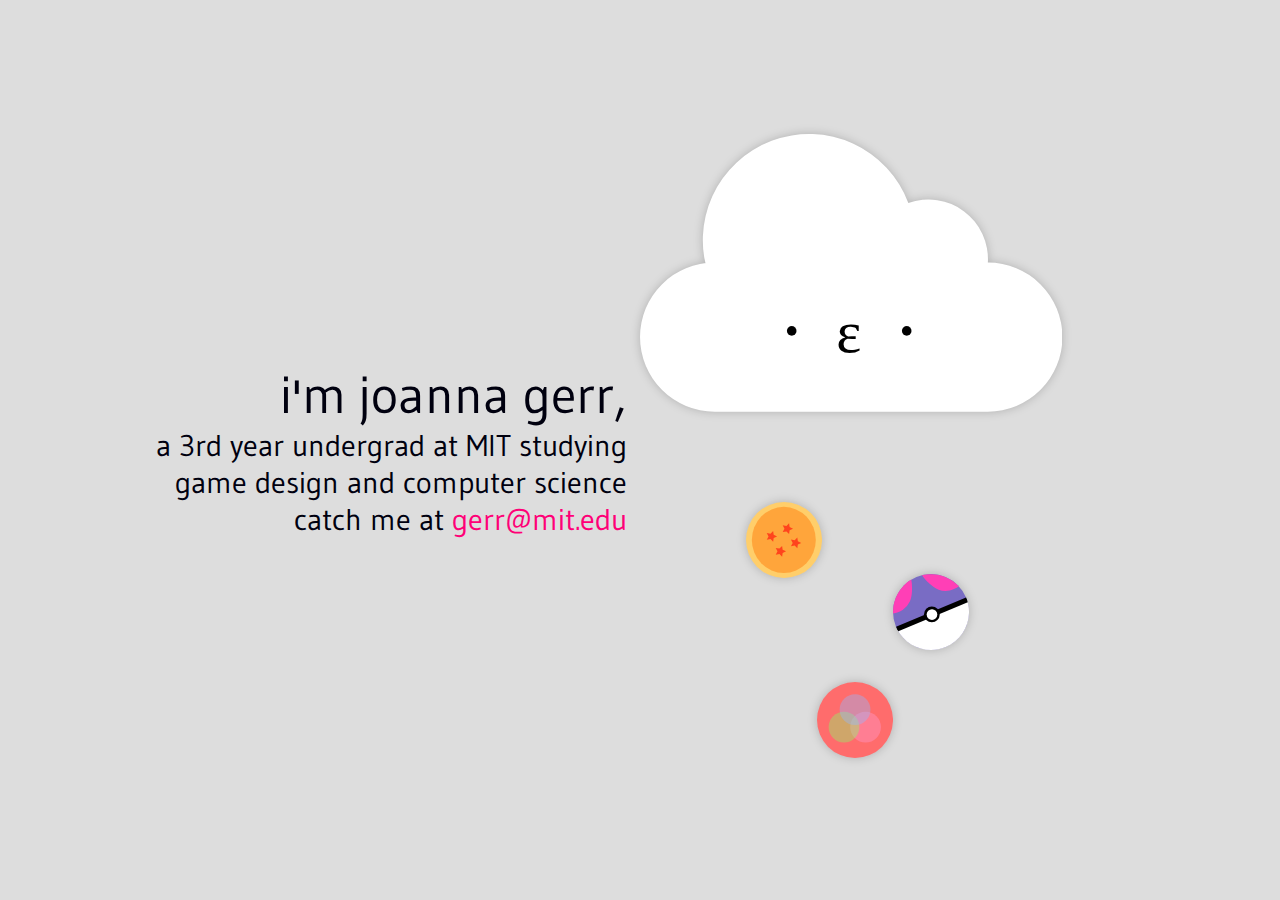
<file: index.html>
<html>
    <head>
        <title>joanna gerr?! </title>
		<link rel="stylesheet" type="text/css" href="style.css">
        <link rel="stylesheet" type="text/css" href="animations.css">
        <link href="https://fonts.googleapis.com/css?family=Gudea|Share" rel="stylesheet">
    </head>

    <body>
        <script src='scripts.js'></script>
        <script src="animejs/anime.min.js"></script>

        <div id=intro class="centerMiddle animated fadeInUp">
            <div id=introTitleBig>
            </div>
            <div id=introTitle>
                i'm joanna gerr,
            </div>
            <div id=introContent>
                a 3rd year undergrad at MIT studying<br>game design and computer science<br>
                catch me at <a href="mailto:gerr@mit.edu">gerr@mit.edu</a>
            </div>

        </div>

        <div id=landing class=centerMiddle>
                <div id=watashi class='animated fadeInDown'> 
                    <svg title='i wonder what happens if you click this?' id='mainCloud' class='cloud shadow animated' viewBox='10 33 85 57'>
                        <path class="animated clickable" onmousedown="shakeIn('mainCloud');changeExpression();"
                                d='M 25,60 
                                a 15,15 1 0,0 0,30 
                                h 55 
                                a 15,15 1 0,0 0,-30 
                                a 12,12 1 0,0 -16,-12 
                                a 20,20 1 0,0 -40,15  
                                z' />
                        
                        <text id='mainExpression' class='face' text-anchor="middle" x="52" y="78">
                                ・ ε ・
                            <!-- ◕‿◕ ´ヮ` ´ ▽ ` ｡•́‿•̀｡ ･д･ ｡• ω •｡ ･ᴗ･  ・ ε ・⁄ ⁄•⁄ω⁄•⁄ ⁄ ´ д `  ╥﹏╥ ＞＿＜; ╬ Ò﹏Ó ¬‿¬ ⊙_⊙  
                                . •́ _ʖ •̀ . ˵◕ω◕˵ •ㅅ•❀  ◉‿◉  ͡ಠ ʖ̯ ͡ಠ ´〇` -->
                        </text>
                    </svg>
                </div>
                <div id=anata class='animated fadeInDown'>
                    <div id=animDroplet class='droplet shadow animated'>
                        <!--<svg class='cloud' viewbox='0 0 100 100'>
                            <circle class='clickable' cx="50" cy="50" r="40" fill="rgb(224, 181, 60)" onmouseover="pulseOut('animDroplet');" onmouseout="pulseIn('animDroplet');" />    
                        </svg>-->
                        <a href='animation.html'>
                            <svg class='cloud' xmlns="http://www.w3.org/2000/svg" viewBox="0 0 496.86 496.86"><defs><style>.cls-7{fill:#ffce6a;}.cls-8{fill:#ff8a1d;opacity:0.6;}.cls-9{fill:#ff441d;}</style></defs><title>animation!</title><g id="yello">
                                <circle class="cls-7 clickable" onmouseover="pulseOut('animDroplet');" onmouseout="pulseIn('animDroplet');" cx="248.43" cy="248.43" r="248.43"/></g><g id="Layer_6" data-name="Layer 6">
                                <ellipse class="cls-8 face" cx="247.18" cy="247.63" rx="209" ry="215.8"/></g><g id="Layer_7" data-name="Layer 7">
                                <polygon class="cls-9 face" points="177.47 260.37 160.14 242.64 135.71 246.86 147.22 224.9 135.65 202.97 160.09 207.13 177.38 189.35 180.97 213.88 203.22 224.83 181 235.83 177.47 260.37"/>
                                <polygon class="cls-9 face" points="236.06 358.02 218.73 340.29 194.3 344.51 205.81 322.55 194.24 300.62 218.68 304.78 235.97 287 239.56 311.53 261.81 322.48 239.59 333.48 236.06 358.02"/>
                                <polygon class="cls-9 face" points="335.46 302.93 318.13 285.19 293.7 289.42 305.21 267.45 293.64 245.52 318.09 249.68 335.37 231.91 338.97 256.44 361.21 267.38 338.99 278.38 335.46 302.93"/>
                                <polygon class="cls-9 face" points="281.63 209.86 264.3 192.13 239.87 196.35 251.38 174.39 239.81 152.46 264.25 156.62 281.54 138.84 285.13 163.38 307.38 174.32 285.16 185.32 281.63 209.86"/></g></svg>
                        </a>
                    </div>
                    
                    <div id=designDroplet class='droplet shadow animated'>
                        <!--<svg class='cloud' viewbox='0 0 100 100'>
                            <circle class='clickable' cx="50" cy="50" r="40" fill="rgb(255, 108, 108)" onmouseover="pulseOut('designDroplet');" onmouseout="pulseIn('designDroplet');" />
                            
                        </svg>-->
                        <a href='design.html'>
                            <svg class='cloud' xmlns="http://www.w3.org/2000/svg" viewBox="0 0 496.86 496.86"><defs><style>.cls-5{fill:#ff6c6c;}.cls-6{fill:#ff8aae;opacity:0.6;}.cls-3{fill:#87ff6a;}.cls-3,.cls-4{opacity:0.4;}.cls-4{fill:#94b8ff;}</style></defs><title>design!</title><g id="pink">
                                <circle class="cls-5 clickable" onmouseover="pulseOut('designDroplet');" onmouseout="pulseIn('designDroplet');" cx="248.43" cy="248.43" r="248.43"/></g><g id="colors"><circle class="cls-6 face" cx="317.53" cy="294.93" r="100.5"/>
                                <circle class="cls-3 face" cx="176.53" cy="294.93" r="100.5"/><circle class="cls-4 face" cx="248.68" cy="180.93" r="100.5"/></g></svg>
                        </a>
                    </div>
                        
                    <div id=gameDroplet class='droplet shadow animated'>
                        <a href='games.html'>
                            <svg  class='cloud' xmlns="http://www.w3.org/2000/svg" viewBox="0 0 497.36 497.04"><defs><style>.cls-1{fill:#796cc4;}.cls-2{fill:#ff3fb6;}.cls-10{fill:#fff;}.cls-11{fill:#000;}</style></defs><title>games!</title><g id="Layer_2_copy_3" data-name="Layer 2 copy 3">
                                <circle class="cls-1 clickable" onmouseover="pulseOut('gameDroplet');" onmouseout="pulseIn('gameDroplet');" cx="248.43" cy="248.43" r="248.43"/></g><g id="Layer_2_copy_2" data-name="Layer 2 copy 2">
                                <path class="cls-2 face" d="M172.7,309.79a125.51,125.51,0,0,0,47.16-55c9.78-22.35,13.38-46.84,14.21-71.07.78-22.62.64-48.78-4.76-72.78-78,47.45-122.58,133.6-118.89,222.46C132.48,329.57,153.85,322,172.7,309.79Z" transform="translate(-109.82 -74.57)"/>
                                <path class="cls-2 face" d="M480.59,182.62a125.44,125.44,0,0,1-72.23-5.22c-22.75-8.8-42.67-23.48-60.46-40-16.61-15.38-35.08-33.91-48.32-54.64,88.64-22,181.19,7.07,241.67,72.28C523,168,502.54,177.85,480.59,182.62Z" transform="translate(-109.82 -74.57)"/></g><g id="Layer_2_copy" data-name="Layer 2 copy">
                                <path class="cls-10 face" d="M136.45,434.1c57.77,116,196.39,168.9,317.77,118.34S635.66,366.2,594,243.5Z" transform="translate(-109.82 -74.57)"/></g><g id="Layer_2" data-name="Layer 2">
                                <path class='cls-11 face' d="M599,259.87q-2.69-10.12-6.24-20.15l-458,190.78q4.59,9.6,9.9,18.63Z" transform="translate(-109.82 -74.57)"/>
                                <path class='cls-11 face' d="M595.57,248.23c-1.79-6.75-5.48-13.19-7.86-19.87l-458,190.78c3.06,6.4,5.74,13.85,9.27,19.87Z" transform="translate(-109.82 -74.57)"/></g><g id="Layer_3" data-name="Layer 3">
                                <circle  class='cls-11 face' cx="254.07" cy="264.25" r="51.5"/>
                                <circle class="cls-10 face" cx="255.12" cy="265.24" r="34.82"/></g></svg>
                        </a>
                        <!--<svg  class='cloud' xmlns="http://www.w3.org/2000/svg" viewBox="0 0 500 500"><defs><style>.cls-1{fill:#796cc4;}.cls-2{fill:#a190ff;}</style></defs><title>blinkyButton</title><g id="Layer_2" data-name="Layer 2">
                            <circle class='cls-1 clickable '  onmouseover="pulseOut('gameDroplet');" onmouseout="pulseIn('gameDroplet');" cx="248.43" cy="248.43" r="248.43"/></g><g id="Layer_1" data-name="Layer 1">
                            <path class="cls-2 face" d="M232.9,454.92H211V434.56H232.9ZM253,392.56H211v42h42ZM503.77,271.33H211V415.88H503.77ZM333.31,392.56H272.65v42h60.66Zm0,20.36h-42v42h42Zm107.34-20.36H380v42h60.67ZM422,412.92H380v42h42ZM503.77,433H481.85v21.92h21.92Zm0-40.44h-42v42h42ZM482.94,222.69H231.81V333.23H482.94Zm-19.59-19.34H251.4V313.9h212Zm-20-20.66H269.9V293.23H443.31ZM402,160.79H310.52V271.33H402Z" transform="translate(-110.82 -74.57)"/></g></svg>
                            -->
                            <!--<svg class='cloud' viewbox='0 0 100 100'>
                            <circle class='clickable' cx="50" cy="50" r="40" fill="rgb(121, 108, 196)" onmouseover="pulseOut('gameDroplet');" onmouseout="pulseIn('gameDroplet');" />   
                        </svg>
                    -->
                        <!--<svg id="Layer_1" data-name="Layer 1" xmlns="http://www.w3.org/2000/svg" viewBox="0 0 292.79 295.04"><defs><style>.cls-1{fill:#796cc4;}</style></defs><title>blinky</title><rect class="cls-1" y="273.13" width="21.92" height="21.92"/><rect class="cls-1" y="231.77" width="42" height="42"/><rect class="cls-1" y="110.54" width="292.79" height="144.54"/><rect class="cls-1" x="61.67" y="231.77" width="60.67" height="42"/><rect class="cls-1" x="80.33" y="252.13" width="42" height="42"/><rect class="cls-1" x="169" y="231.77" width="60.67" height="42"/><rect class="cls-1" x="169" y="252.13" width="42" height="42"/><rect class="cls-1" x="270.87" y="272.21" width="21.92" height="21.92"/><rect class="cls-1" x="250.79" y="231.77" width="42" height="42"/><rect class="cls-1" x="20.83" y="61.9" width="251.12" height="110.54"/><rect class="cls-1" x="40.42" y="42.56" width="211.96" height="110.54"/><rect class="cls-1" x="58.92" y="21.9" width="173.42" height="110.54"/><rect class="cls-1" x="100.54" width="91.46" height="110.54"/></svg>
                        -->

                    </div>
                </div>
            </div>

    </body>
</html>
</file>
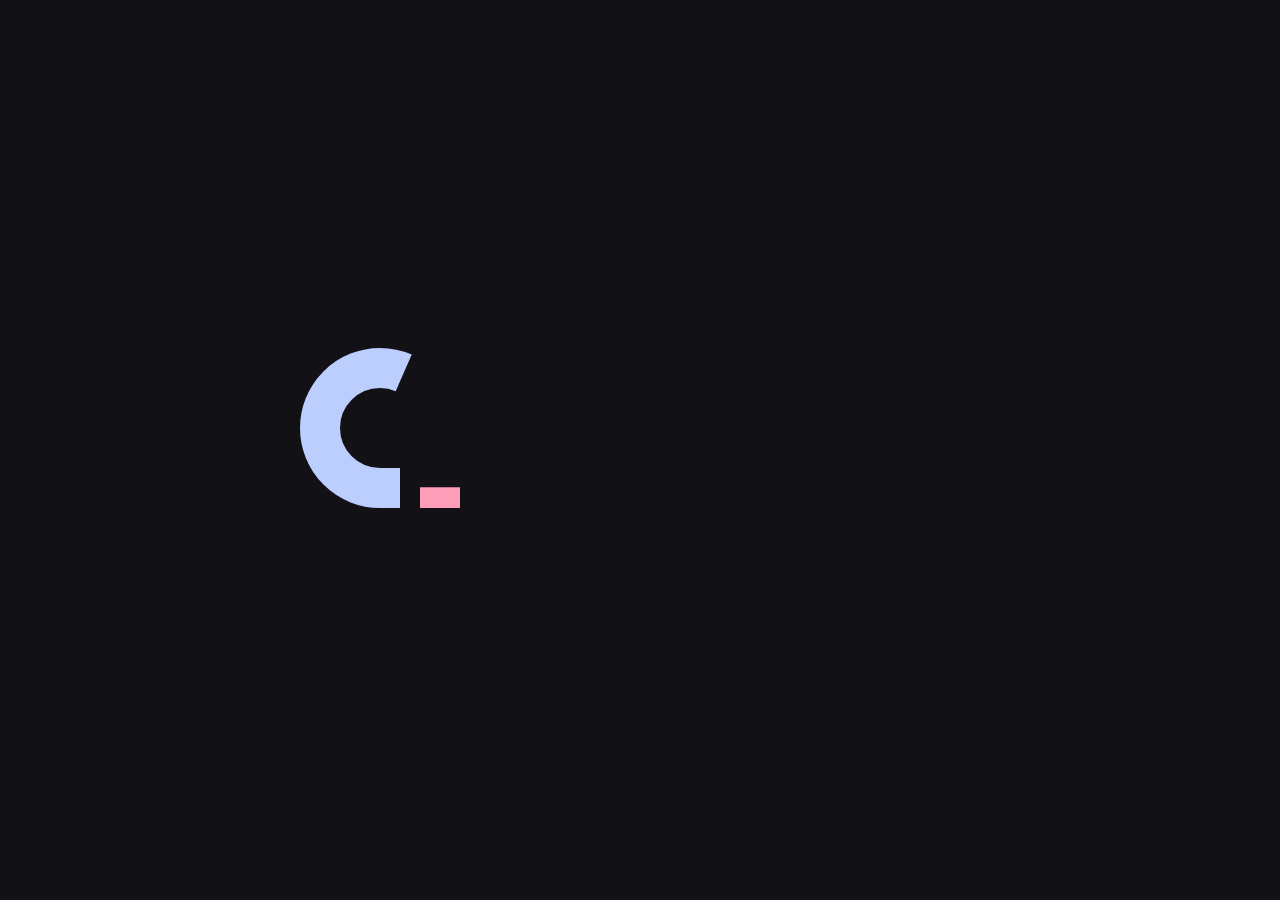
<file: animejs/index.html>
<!DOCTYPE html>
<html>
<head>
  <title>anime.js</title>
  <meta charset="utf-8">
  <meta name="viewport" content="width=device-width, initial-scale=1, maximum-scale=1">
  <meta property="og:title" content="anime.js">
  <meta property="og:url" content="http://animejs.com">
  <meta property="og:description" content="Javascript Animation Engine">
  <meta property="og:image" content="http://animejs.com/documentation/assets/img/icons/og.png">
  <meta name="twitter:card" content="summary">
  <meta name="twitter:title" content="anime.js">
  <meta name="twitter:site" content="@juliangarnier">
  <meta name="twitter:description" content="Javascript Animation Engine">
  <meta name="twitter:image" content="http://animejs.com/documentation/assets/img/icons/twitter.png">
  <link rel="apple-touch-icon-precomposed" href="documentation/assets/img/icons/apple-touch-icon.png">
  <link rel="icon" type="image/png" href="documentation/assets/img/icons/favicon.png" >
  <link href="documentation/assets/css/anime.css" rel="stylesheet">
  <link href="documentation/assets/css/site.css" rel="stylesheet">
</head>
<body>
  <canvas class="fireworks"></canvas>
  <div class="logo-animation">
    <div class="letters">
      <div class="letter letter-a">
        <svg viewBox="0 0 162 162">
          <g fill="none" fill-rule="evenodd" stroke="#5E89FB">
            <path class="fill in" stroke-width="40" d="M101 141H81a60 60 0 1 1 0-120c33.14 0 59 26.86 60 60v80"/>
            <path class="fill out" stroke-width="40" d="M141 161V81c-1-33.14-26.86-60-60-60a60 60 0 1 0 0 120h20"/>
            <path class="line out" stroke-width="2" d="M121 161V81.33C120.18 58.59 102.7 41 81 41a40 40 0 1 0 0 80h20v40H81A80 80 0 1 1 81 1c43.8 0 78.66 35.27 80 79.7V161h-40z"/>
          </g>
        </svg>
      </div>
      <div class="letter letter-n">
        <svg viewBox="0 0 162 162">
          <g fill="none" fill-rule="evenodd" stroke="#FB155A">
            <path class="fill in" stroke-width="40" d="M21 161V1"/>
            <path class="fill out" stroke-width="40" d="M21 1v160"/>
            <path class="fill in" stroke-width="40" d="M21 161V81c1-33.14 26.86-60 60-60a60 60 0 0 1 60 60v80"/>
            <path class="fill out" stroke-width="40" d="M141 161V81a60 60 0 0 0-60-60c-33.14 0-59 26.86-60 60v80"/>
            <path class="line out" stroke-width="2" d="M41 161V1H1v160h40z"/>
            <path class="line out" stroke-width="2" d="M1 161V80.4C2.35 36.27 37.2 1 81 1a80 80 0 0 1 80 80v80h-40V81a40 40 0 0 0-40-40c-21.7 0-39.18 17.59-40 40.33V161H1z"/>
          </g>
        </svg>
      </div>
      <div class="letter letter-i">
        <svg viewBox="0 0 82 162">
          <g fill="none" fill-rule="evenodd" stroke="#18FF92">
            <path class="fill in" stroke-width="40" d="M21 61v20a60 60 0 0 0 60 60"/>
            <path class="fill out" stroke-width="40" d="M81 141a60 60 0 0 1-60-60V61"/>
            <path class="line out" stroke-width="2" d="M81 121a40 40 0 0 1-40-40V61H1v20a80 80 0 0 0 80 80v-40z"/>
          </g>
        </svg>
      </div>
      <div class="letter letter-m-1">
        <svg viewBox="0 0 162 162">
          <g fill="none" fill-rule="evenodd" stroke="#5E89FB">
            <path class="fill in" stroke-width="40" d="M21 161V1"/>
            <path class="fill out" stroke-width="40" d="M21 1v160"/>
            <path class="fill in" stroke-width="40" d="M21 161V81c1-33.14 26.86-60 60-60a60 60 0 0 1 60 60v80"/>
            <path class="fill out" stroke-width="40" d="M141 161V81a60 60 0 0 0-60-60c-33.14 0-59 26.86-60 60v80"/>
            <path class="line out" stroke-width="2" d="M41 161V1H1v160h40z"/>
            <path class="line out" stroke-width="2" d="M1 161V80.4C2.35 36.27 37.2 1 81 1a80 80 0 0 1 80 80v80h-40V81a40 40 0 0 0-40-40c-21.7 0-39.18 17.59-40 40.33V161H1z"/>
          </g>
        </svg>
      </div>
      <div class="letter letter-m-2">
        <svg viewBox="0 0 162 162">
          <g fill="none" fill-rule="evenodd" stroke="#FB155A">
            <path class="fill in" stroke-width="40" d="M21 161V81c1-33.14 26.86-60 60-60a60 60 0 0 1 60 60v80"/>
            <path class="fill out" stroke-width="40" d="M141 161V81a60 60 0 0 0-60-60c-33.14 0-59 26.86-60 60v80"/>
            <path class="line out" stroke-width="2" d="M1 161V80.4C2.35 36.27 37.2 1 81 1a80 80 0 0 1 80 80v80h-40V81a40 40 0 0 0-40-40c-21.7 0-39.18 17.59-40 40.33V161H1z"/>
          </g>
        </svg>
      </div>
      <div class="letter letter-e">
        <svg viewBox="0 0 162 162">
          <g fill="none" fill-rule="evenodd" stroke="#18FF92">
            <path class="fill in" stroke-width="40" d="M81 101h60V81c-1-33.14-26.86-60-60-60a60 60 0 1 0 0 120"/>
            <path class="fill out" stroke-width="40" d="M81 141a60 60 0 1 1 0-120c33.14 0 59 26.86 60 60v20H81"/>
            <path class="line out" stroke-width="2" d="M81 81v40h80V80.7C159.66 36.27 124.8 1 81 1a80 80 0 1 0 0 160v-40a40 40 0 1 1 0-80c21.6 0 39.01 17.42 39.99 40H81z"/>
          </g>
        </svg>
      </div>
      <div class="logo-icon">
        <div class="icon">
          <svg viewBox="0 0 62 62">
            <g fill="none" fill-rule="evenodd" stroke-width="2" transform="translate(1 1)">
              <path class="icon-curve" stroke="#FF1554" d="M0 16a80.88 80.88 0 0 1 44 44"/>
              <path class="icon-line" stroke="#5E89FB" d="M4 0h54a2 2 0 0 1 2 2.01V58A2 2 0 0 1 58 60H2a2 2 0 0 1-2-2.01V2A2 2 0 0 1 2 0h2z"/>
              <rect width="40" height="40" x="10" y="10" stroke="#18FF92" rx="20"/>
            </g>
          </svg>
        </div>
        <div class="icon-text">
          <svg viewBox="0 0 160 62">
            <g fill="#FBF3FB" fill-rule="evenodd">
              <path d="M27.33 18h1.73l10.15 25.7h-1.69l-3.24-8.24H21.97l-3.28 8.24H17L27.33 18zm6.45 16.1l-5.51-14.55h-.07l-5.73 14.54h11.3z"/>
              <polygon points="51.334 18 53.314 18 69.55 41.58 69.622 41.58 69.622 18 71.206 18 71.206 43.704 69.334 43.704 52.99 19.944 52.918 19.944 52.918 43.704 51.334 43.704"/>
              <polygon points="86.027 18 87.611 18 87.611 43.704 86.027 43.704"/>
              <polygon points="102.433 18 104.701 18 114.745 41.94 114.817 41.94 124.753 18 127.021 18 127.021 43.704 125.437 43.704 125.437 19.944 125.365 19.944 115.573 43.704 113.989 43.704 104.089 19.944 104.017 19.944 104.017 43.704 102.433 43.704"/>
              <polygon points="141.843 18 159.123 18 159.123 19.368 143.427 19.368 143.427 29.664 158.187 29.664 158.187 31.032 143.427 31.032 143.427 42.336 159.303 42.336 159.303 43.704 141.843 43.704"/>
            </g>
          </svg>
        </div>
      </div>
      <div class="dot dot-i">
        <svg viewBox="0 0 42 42">
          <g fill="none" fill-rule="evenodd">
            <rect width="40" height="40" x="1" y="1" fill="#17F28C" rx="20"/>
          </g>
        </svg>
      </div>
      <div class="dot dot-e">
        <svg viewBox="0 0 42 42">
          <g fill="none" fill-rule="evenodd">
            <rect width="40" height="40" x="1" y="1" fill="#FFFFFF" rx="20"/>
          </g>
        </svg>
      </div>
    </div>
  </div>
  <div class="info">
    <p class="description">
      Javascript Animation Engine
    </p>
    <div class="links">
      <a class="button blue" href="documentation" target="_blank">
        <svg viewBox="0 0 180 60">
          <path d="M10,10 C10,10 50,9.98999977 90,9.98999977 C130,9.98999977 170,10 170,10 C170,10 170.009995,20 170.009995,30 C170.009995,40 170,50 170,50 C170,50 130,50.0099983 90,50.0099983 C50,50.0099983 10,50 10,50 C10,50 9.98999977,40 9.98999977,30 C9.98999977,20 10,10 10,10 Z"></path>
        </svg>
        <span>Documentation</span>
      </a>
      <a class="button blue" href="https://codepen.io/collection/XLebem/" target="_blank">
        <svg viewBox="0 0 180 60">
          <path d="M10,10 C10,10 50,9.98999977 90,9.98999977 C130,9.98999977 170,10 170,10 C170,10 170.009995,20 170.009995,30 C170.009995,40 170,50 170,50 C170,50 130,50.0099983 90,50.0099983 C50,50.0099983 10,50 10,50 C10,50 9.98999977,40 9.98999977,30 C9.98999977,20 10,10 10,10 Z"></path>
        </svg>
        <span>CodePen</span>
      </a>
      <a class="button green" href="https://github.com/juliangarnier/anime" target="_blank">
        <svg viewBox="0 0 180 60">
          <path d="M10,10 C10,10 50,9.98999977 90,9.98999977 C130,9.98999977 170,10 170,10 C170,10 170.009995,20 170.009995,30 C170.009995,40 170,50 170,50 C170,50 130,50.0099983 90,50.0099983 C50,50.0099983 10,50 10,50 C10,50 9.98999977,40 9.98999977,30 C9.98999977,20 10,10 10,10 Z"></path>
        </svg>
        <span>GitHub</span>
      </a>
    </div>
    <p class="credits">
      v<span class="version">0.0</span> © <span class="date">2016</span> <a href="http://juliangarnier.com" target="_blank">Julian Garnier</a>
    </p>
  </div>
  <script>
    (function(i,s,o,g,r,a,m){i['GoogleAnalyticsObject']=r;i[r]=i[r]||function(){
      (i[r].q=i[r].q||[]).push(arguments)},i[r].l=1*new Date();a=s.createElement(o),
      m=s.getElementsByTagName(o)[0];a.async=1;a.src=g;m.parentNode.insertBefore(a,m)
    })(window,document,'script','https://www.google-analytics.com/analytics.js','ga');
    ga('create', 'UA-79927007-1', 'auto');
    ga('send', 'pageview');
  </script>
  <script src="anime.min.js"></script>
  <script src="documentation/assets/js/fireworks.js"></script>
  <script src="documentation/assets/js/site.js"></script>
</body>
</html>
</file>
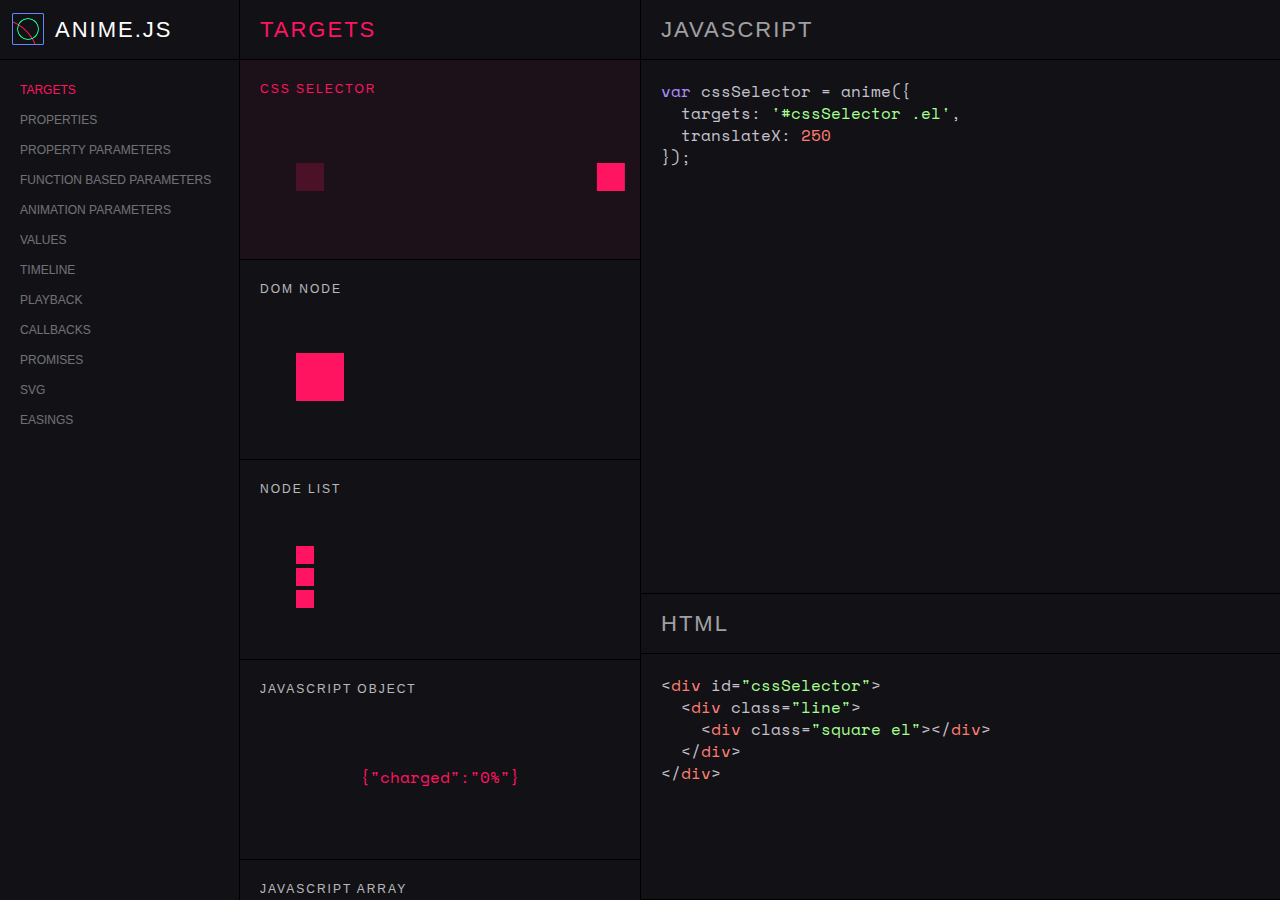
<file: animejs/documentation/index.html>
<!DOCTYPE html>
<html>
<head>
  <title>Documentation | anime.js</title>
  <meta charset="utf-8">
  <meta name="viewport" content="width=device-width, initial-scale=1, maximum-scale=1">
  <meta property="og:title" content="anime.js">
  <meta property="og:url" content="http://animejs.com">
  <meta property="og:description" content="Javascript Animation Engine">
  <meta property="og:image" content="http://animejs.com/documentation/assets/img/icons/og.png">
  <meta name="twitter:card" content="summary">
  <meta name="twitter:title" content="anime.js">
  <meta name="twitter:site" content="@juliangarnier">
  <meta name="twitter:description" content="Javascript Animation Engine">
  <meta name="twitter:image" content="http://animejs.com/documentation/assets/img/icons/twitter.png">
  <link rel="apple-touch-icon-precomposed" href="assets/img/icons/apple-touch-icon.png">
  <link rel="icon" type="image/png" href="assets/img/icons/favicon.png" >
  <link href="https://fonts.googleapis.com/css?family=Space+Mono" rel="stylesheet">
  <link href="assets/css/anime.css" rel="stylesheet">
  <link href="assets/css/anime-theme.css" rel="stylesheet">
  <link href="assets/css/documentation.css" rel="stylesheet">
  <script src="../anime.min.js"></script>
</head>
<body>
  <div class="content">
    <header class="header">
      <a class="logo" href="https://github.com/juliangarnier/anime/"><h1>anime.js</h1></a>
    </header>
    <section class="pane sidebar">
      <nav class="navigation"></nav>
    </section>
    <section class="pane demos">

<!-- TARGETS -->
<article id="targets" class="color-01">
  <header>
    <h2 class="demos-title">Targets</h2>
  </header>

<div id="cssSelector" class="demo">
  <h3 class="demo-title">CSS Selector</h3>
  <div class="demo-content">
    <div class="line">
      <div class="square shadow"></div>
      <div class="square el"></div>
    </div>
  </div>
<script>var cssSelector = anime({
  targets: '#cssSelector .el',
  translateX: 250
});
</script>
</div>

<div id="domNode" class="demo">
  <h3 class="demo-title">DOM Node</h3>
  <div class="demo-content">
    <div class="large square shadow"></div>
    <div class="large square el"></div>
  </div>
<script>var el = document.querySelector('#domNode .el');

var domNode = anime({
  targets: el,
  translateX: 250
});
</script>
</div>

<div id="nodeList" class="demo">
  <h3 class="demo-title">Node List</h3>
  <div class="demo-content">
    <div class="line">
      <div class="small square shadow"></div>
      <div class="small square el"></div>
    </div>
    <div class="line">
      <div class="small square shadow"></div>
      <div class="small square el"></div>
    </div>
    <div class="line">
      <div class="small square shadow"></div>
      <div class="small square el"></div>
    </div>
  </div>
<script>var els = document.querySelectorAll('#nodeList .el');

var nodeList = anime({
  targets: els,
  translateX: 250
});
</script>
</div>

<div id="JSobject" class="demo">
  <h3 class="demo-title">JavaScript Object</h3>
  <div class="demo-content">
    <pre>{"charged":"0"}</pre>
  </div>
<script>var obj = { charged: '0%' };

var JSobject = anime({
  targets: obj,
  charged: '100%',
  round: 1,
  easing: 'linear',
  update: function() {
    var el = document.querySelector('#JSobject pre');
    el.innerHTML = JSON.stringify(obj);
  }
});
</script>
</div>

<div id="JSarray" class="demo">
  <h3 class="demo-title">JavaScript Array</h3>
  <div class="demo-content">
    <div class="line">
      <div class="square shadow"></div>
      <div class="square el-01"></div>
    </div>
    <div class="line">
      <div class="square shadow"></div>
      <div class="square el-02"></div>
    </div>
    <div class="line">
      <div class="square shadow"></div>
      <div class="square el-03"></div>
    </div>
  </div>
<script>var el = document.querySelector('#JSarray .el-01');

var JSarray = anime({
  targets: [el, '#JSarray .el-02', '#JSarray .el-03'],
  translateX: 250
});
</script>
</div>

</article>
<!-- -->

<!-- ANIMATABLE PROPERTIES -->
<article id="properties" class="color-02">
<header>
  <h2 class="demos-title">Properties</h2>
</header>

<div id="cssProperties" class="demo">
  <h3 class="demo-title">CSS</h3>
  <div class="demo-content">
    <div class="large square shadow"></div>
    <div class="large square el"></div>
  </div>
<script>var cssProperties = anime({
  targets: '#cssProperties .el',
  opacity: .5,
  left: '240px',
  backgroundColor: '#FFF',
  borderRadius: ['0em', '2em'],
  easing: 'easeInOutQuad'
});
</script>
</div>

<div id="CSStransforms" class="demo">
  <h3 class="demo-title">CSS Transforms</h3>
  <div class="demo-content">
    <div class="square shadow"></div>
    <div class="square el"></div>
  </div>
<script>var CSStransforms = anime({
  targets: '#CSStransforms .el',
  translateX: 250,
  scale: 2,
  rotate: '1turn'
});
</script>
</div>

<div id="JSobjectProp" class="demo">
  <h3 class="demo-title">Object properties</h3>
<div class="demo-content"><pre>{"myProperty":"0"}</pre></div>
<script>var myObject = {
  prop1: 0,
  prop2: '0%'
}
var JSobjectProp = anime({
  targets: myObject,
  prop1: 50,
  prop2: '100%',
  easing: 'linear',
  round: 1,
  update: function() {
    var el = document.querySelector('#JSobjectProp pre');
    el.innerHTML = JSON.stringify(myObject);
  }
});
</script>
</div>

<div id="domAttributes" class="demo">
  <h3 class="demo-title">DOM Attributes</h3>
  <div class="demo-content">
    <input class="text-output" value="0"></input>
  </div>
<script>var domAttributes = anime({
  targets: '#domAttributes input',
  value: 1000,
  round: 1,
  easing: 'easeInOutExpo'
});
</script>
</div>

<div id="svgAttributes" class="demo">
  <h3 class="demo-title">SVG Attributes</h3>
  <div class="demo-content align-center">
<svg width="128" height="128" viewBox="0 0 128 128">
  <polygon points="64 68.64 8.574 100 63.446 67.68 64 4 64.554 67.68 119.426 100" fill="currentColor"/>
</svg>
  </div>
<script>var svgAttributes = anime({
  targets: '#svgAttributes polygon',
  points: '64 128 8.574 96 8.574 32 64 0 119.426 32 119.426 96',
  easing: 'easeInOutExpo'
});
</script>
</div>

</article>
<!-- -->

<!-- PROPERTY PARAMETERS -->
<article id="propertyParameters" class="color-03">
  <header>
    <h2 class="demos-title">Property parameters</h2>
  </header>

<div id="duration" class="demo">
  <h3 class="demo-title">Duration</h3>
  <div class="demo-content">
    <div class="square shadow"></div>
    <div class="square el"></div>
  </div>
<script>var duration = anime({
  targets: '#duration .el',
  translateX: 250,
  duration: 3000
});
</script>
</div>

<div id="delay" class="demo">
  <h3 class="demo-title">Delay</h3>
  <div class="demo-content">
<div class="square shadow"></div>
<div class="square el"></div>
  </div>
<script>var delay = anime({
  targets: '#delay .el',
  translateX: 250,
  delay: 1000
});
</script>
</div>

<div id="easing" class="demo">
  <h3 class="demo-title">Easing</h3>
  <div class="demo-content">
    <div class="square shadow"></div>
    <div class="square el"></div>
  </div>
<script>var easing = anime({
  targets: '#easing .el',
  translateX: 250,
  easing: 'easeInOutQuart'
});
</script>
</div>

<div id="specificPropertyParameters" class="demo">
  <h3 class="demo-title">Specific property parameters</h3>
  <div class="demo-content">
    <div class="square shadow"></div>
    <div class="square el"></div>
  </div>
<script>var specificPropertyParameters = anime({
  targets: '#specificPropertyParameters .el',
  translateX: {
    value: 250,
    duration: 800
  },
  rotate: {
    value: 360,
    duration: 1800,
    easing: 'easeInOutSine'
  },
  scale: {
    value: 2,
    duration: 1600,
    delay: 800,
    easing: 'easeInOutQuart'
  },
  delay: 250 // All properties except 'scale' inherit 250ms delay
});
</script>
</div>

</article>
<!-- -->

<!-- FUNCTION BASED PARAMETERS -->
<article id="functionBasedParameters" class="color-04">
<header>
  <h2 class="demos-title">Function based parameters</h2>
</header>

<div id="functionBasedDuration" class="demo">
  <h3 class="demo-title">Duration</h3>
  <div class="demo-content">
    <div class="line">
      <div class="small square shadow"></div>
      <div class="small square el"></div>
    </div>
    <div class="line">
      <div class="small square shadow"></div>
      <div class="small square el"></div>
    </div>
    <div class="line">
      <div class="small square shadow"></div>
      <div class="small square el"></div>
    </div>
  </div>
<script>var functionBasedDuration = anime({
  targets: '#functionBasedDuration .el',
  translateX: 250,
  direction: 'alternate',
  loop: true,
  duration: function(el, i, l) {
    return 1000 + (i * 1000);
  }
});
</script>
</div>

<div id="functionBasedDelay" class="demo">
  <h3 class="demo-title">Delay</h3>
  <div class="demo-content">
    <div class="line">
      <div class="small square shadow"></div>
      <div class="small square el"></div>
    </div>
    <div class="line">
      <div class="small square shadow"></div>
      <div class="small square el"></div>
    </div>
    <div class="line">
      <div class="small square shadow"></div>
      <div class="small square el"></div>
    </div>
  </div>
<script>var functionBasedDelay = anime({
  targets: '#functionBasedDelay .el',
  translateX: 250,
  direction: 'alternate',
  loop: true,
  delay: function(el, i, l) {
    return i * 100;
  }
});
</script>
</div>

<div id="functionBasedElasticity" class="demo">
  <h3 class="demo-title">Elasticity</h3>
  <div class="demo-content">
    <div class="line">
      <div class="small square shadow"></div>
      <div class="small square el"></div>
    </div>
    <div class="line">
      <div class="small square shadow"></div>
      <div class="small square el"></div>
    </div>
    <div class="line">
      <div class="small square shadow"></div>
      <div class="small square el"></div>
    </div>
  </div>
<script>var functionBasedElasticity = anime({
  targets: '#functionBasedElasticity .el',
  translateX: 250,
  direction: 'alternate',
  loop: true,
  elasticity: function(el, i, l) {
    return (200 + i * 200);
  }
});
</script>
</div>

<div id="combinedFunctionBasedProp" class="demo">
  <h3 class="demo-title">Combined</h3>
  <div class="demo-content">
    <div class="line">
      <div class="square shadow"></div>
      <div data-duration="2000" class="square el"></div>
    </div>
    <div class="line">
      <div class="square shadow"></div>
      <div data-duration="1500" class="square el"></div>
    </div>
    <div class="line">
      <div class="square shadow"></div>
      <div data-duration="1000" class="square el"></div>
    </div>
  </div>
<script>var combinedFunctionBasedProp = anime({
  targets: '#combinedFunctionBasedProp .el',
  translateX: 100,
  translateX: 250,
  rotate: 180,
  duration: function(target) {
    // Duration based on every div 'data-duration' attribute
    return target.getAttribute('data-duration');
  },
  delay: function(target, index) {
    // 100ms delay multiplied by every div index, in ascending order
    return index * 100;
  },
  elasticity: function(target, index, totalTargets) {
    // Elasticity multiplied by every div index, in descending order
    return 200 + ((totalTargets - index) * 200);
  },
  direction: 'alternate',
  loop: true
});
</script>
</div>

</article>
<!-- -->

<!-- ANIMATION PARAMETERS -->
<article id="animationParameters" class="color-05">
  <header>
    <h2 class="demos-title">Animation parameters</h2>
  </header>

<div id="alternate" class="demo">
  <h3 class="demo-title">Direction alternate</h3>
  <div class="demo-content">
    <div class="square shadow"></div>
    <div class="square el"></div>
  </div>
<script>var alternate = anime({
  targets: '#alternate .el',
  translateX: 250,
  direction: 'alternate'
});
</script>
</div>

<div id="reverse" class="demo">
  <h3 class="demo-title">Direction reverse</h3>
  <div class="demo-content">
    <div class="square shadow"></div>
    <div class="square el"></div>
  </div>
<script>var reverse = anime({
  targets: '#reverse .el',
  translateX: 250,
  direction: 'reverse'
});
</script>
</div>

<div id="loop" class="demo">
  <h3 class="demo-title">Loop (x times)</h3>
  <div class="demo-content">
    <div class="square shadow"></div>
    <div class="square el"></div>
  </div>
<script>var loop = anime({
  targets: '#loop .el',
  translateX: 250,
  loop: 3
});
</script>
</div>

<div id="loopAlternate" class="demo">
  <h3 class="demo-title">Loop alternate (x times)</h3>
  <div class="demo-content">
    <div class="square shadow"></div>
    <div class="square el"></div>
  </div>
<script>var loopAlternate = anime({
  targets: '#loopAlternate .el',
  translateX: 250,
  loop: 3,
  direction: 'alternate'
});
</script>
</div>

<div id="loopReverse" class="demo">
  <h3 class="demo-title">Loop reverse (x times)</h3>
  <div class="demo-content">
    <div class="square shadow"></div>
    <div class="square el"></div>
  </div>
<script>var loopReverse = anime({
  targets: '#loopReverse .el',
  translateX: 250,
  loop: 3,
  direction: 'reverse'
});
</script>
</div>

<div id="infiniteLoop" class="demo">
  <h3 class="demo-title">Infinite loop</h3>
  <div class="demo-content">
    <div class="square shadow"></div>
    <div class="square el"></div>
  </div>
<script>var infiniteLoop = anime({
  targets: '#infiniteLoop .el',
  translateX: 250,
  loop: true
});
</script>
</div>

<div id="infiniteLoopAlternate" class="demo">
  <h3 class="demo-title">Infinite loop alternate</h3>
  <div class="demo-content">
    <div class="square shadow"></div>
    <div class="square el"></div>
  </div>
<script>var infiniteLoopAlternate = anime({
  targets: '#infiniteLoopAlternate .el',
  translateX: 250,
  direction: 'alternate',
  loop: true
});
</script>
</div>

<div id="infiniteLoopReverse" class="demo">
  <h3 class="demo-title">Infinite loop reverse</h3>
  <div class="demo-content">
    <div class="square shadow"></div>
    <div class="square el"></div>
  </div>
<script>var infiniteLoopReverse = anime({
  targets: '#infiniteLoopReverse .el',
  translateX: 250,
  direction: 'reverse',
  loop: true
});
</script>
</div>

</article>
<!-- -->

<!-- VALUES -->
<article id="values" class="color-06">
<header>
  <h2 class="demos-title">Values</h2>
</header>

<div id="unitlessValue" class="demo">
  <h3 class="demo-title">Unitless</h3>
  <div class="demo-content">
    <div class="square shadow"></div>
    <div class="square el"></div>
  </div>
<script>var unitlessValue = anime({
  targets: '#unitlessValue .el',
  translateX: 250,
  rotate: 540
});
</script>
</div>

<div id="specificUnitValue" class="demo">
  <h3 class="demo-title">Specific unit</h3>
  <div class="demo-content">
    <div class="square shadow"></div>
    <div class="square el"></div>
  </div>
<script>var specificUnitValue = anime({
  targets: '#specificUnitValue .el',
  translateX: '20em',
  rotate: '1.5turn'
});
</script>
</div>

<div id="relativeValues" class="demo">
  <h3 class="demo-title">Relative</h3>
  <div class="demo-content">
    <div class="square shadow"></div>
    <div class="square el" style="transform: translateX(100px)"></div>
  </div>
<script>var relativeValues = anime({
  targets: '#relativeValues .el',
  translateX: {
    value: '+=150',
    duration: 1000
  },
  width: {
    value: '-=10',
    duration: 1800,
    easing: 'easeInOutSine'
  },
  height: {
    value: '*=4',
    duration: 1800,
    easing: 'easeInOutSine'
  },
  direction: 'alternate'
});
</script>
</div>

<div id="colors" class="demo">
  <h3 class="demo-title">Colors</h3>
  <div class="demo-content">
    <div class="line">
      <div class="square shadow"></div>
      <div class="square el"></div>
    </div>
    <div class="line">
      <div class="square shadow"></div>
      <div class="square el"></div>
    </div>
    <div class="line">
      <div class="square shadow"></div>
      <div class="square el"></div>
    </div>
  </div>
<script>

var colors = anime({
  targets: '#colors .el',
  translateX: 250,
  backgroundColor: [
    {value: '#FFF'}, // Or #FFFFFF
    {value: 'rgb(255, 0, 0)'},
    {value: 'hsl(100, 60%, 60%)'}
  ],
  easing: 'linear',
  direction: 'alternate',
  duration: 2000
});
</script>
</div>

<div id="specificInitialValue" class="demo">
  <h3 class="demo-title">Specific initial value</h3>
  <div class="demo-content">
    <div class="square shadow"></div>
    <div class="square el"></div>
  </div>
<script>var specificInitialValue = anime({
  targets: '#specificInitialValue .el',
  translateX: [100, 250],
  delay: 500,
  direction: 'alternate',
  loop: true
});
</script>
</div>

<div id="functionBasedPropVal" class="demo">
  <h3 class="demo-title">Function based values</h3>
  <div class="demo-content">
    <div class="line">
      <div class="small square shadow"></div>
      <div data-x="160" class="small square el"></div>
    </div>
    <div class="line">
      <div class="small square shadow"></div>
      <div data-x="80" class="small square el"></div>
    </div>
    <div class="line">
      <div class="small square shadow"></div>
      <div data-x="250" class="small square el"></div>
    </div>
  </div>
<script>var functionBasedPropVal = anime({
  targets: '#functionBasedPropVal .el',
  translateX: function(el) {
    return el.getAttribute('data-x');
  },
  translateY: function(el, i) {
    return 50 + (-50 * i);
  },
  scale: function(el, i, l) {
    return (l - i) + .25;
  },
  rotate: function() { return anime.random(-360, 360); },
  duration: function() { return anime.random(1200, 1800); },
  duration: function() { return anime.random(800, 1600); },
  delay: function() { return anime.random(0, 1000); },
  direction: 'alternate',
  loop: true
});
</script>
</div>

<div id="keyframes" class="demo">
  <h3 class="demo-title">Keyframes</h3>
  <div class="demo-content">
    <div class="square shadow"></div>
    <div class="square el"></div>
  </div>
<script>var keyframes = anime({
  targets: '#keyframes .el',
  translateX: [
    { value: 250, duration: 1000, delay: 500, elasticity: 0 },
    { value: 0, duration: 1000, delay: 500, elasticity: 0 }
  ],
  translateY: [
    { value: -40, duration: 500, elasticity: 100 },
    { value: 40, duration: 500, delay: 1000, elasticity: 100 },
    { value: 0, duration: 500, delay: 1000, elasticity: 100 }
  ],
  scaleX: [
    { value: 4, duration: 100, delay: 500, easing: 'easeOutExpo' },
    { value: 1, duration: 900, elasticity: 300 },
    { value: 4, duration: 100, delay: 500, easing: 'easeOutExpo' },
    { value: 1, duration: 900, elasticity: 300 }
  ],
  scaleY: [
    { value: [1.75, 1], duration: 500 },
    { value: 2, duration: 50, delay: 1000, easing: 'easeOutExpo' },
    { value: 1, duration: 450 },
    { value: 1.75, duration: 50, delay: 1000, easing: 'easeOutExpo' },
    { value: 1, duration: 450 }
  ],
  loop: true
});
</script>
</div>

</article>
<!-- -->

<!-- TIMELINE -->
<article id="timeline" class="color-07">
<header>
  <h2 class="demos-title">Timeline</h2>
</header>

<div id="basicTimeline" class="demo">
  <h3 class="demo-title">Basic timeline</h3>
  <div class="demo-content">
    <div class="line">
      <div class="square shadow"></div>
      <div class="square el"></div>
    </div>
    <div class="line">
      <div class="circle shadow"></div>
      <div class="circle el"></div>
    </div>
    <div class="line">
      <div class="triangle shadow"></div>
      <div class="triangle el"></div>
    </div>
  </div>
<script>var basicTimeline = anime.timeline();

basicTimeline
  .add({
    targets: '#basicTimeline .square.el',
    translateX: 250,
    easing: 'easeOutExpo'
  })
  .add({
    targets: '#basicTimeline .circle.el',
    translateX: 250,
    easing: 'easeOutExpo'
  })
  .add({
    targets: '#basicTimeline .triangle.el',
    translateX: 250,
    easing: 'easeOutExpo'
  });

</script>
</div>

<div id="relativeOffset" class="demo">
  <h3 class="demo-title">Relative offset</h3>
  <div class="demo-content">
    <div class="line">
      <div class="square shadow"></div>
      <div class="square el"></div>
    </div>
    <div class="line">
      <div class="circle shadow"></div>
      <div class="circle el"></div>
    </div>
    <div class="line">
      <div class="triangle shadow"></div>
      <div class="triangle el"></div>
    </div>
  </div>
<script>var relativeOffset = anime.timeline();

relativeOffset
  .add({
    targets: '#relativeOffset .square.el',
    translateX: 250,
    easing: 'easeOutExpo',
  })
  .add({
    targets: '#relativeOffset .circle.el',
    translateX: 250,
    easing: 'easeOutExpo',
    offset: '-=600' // Starts 600ms before the previous animation ends
  })
  .add({
    targets: '#relativeOffset .triangle.el',
    translateX: 250,
    easing: 'easeOutExpo',
    offset: '-=800' // Starts 800ms before the previous animation ends
  });

</script>
</div>

<div id="absoluteOffset" class="demo">
  <h3 class="demo-title">Absolute offset</h3>
  <div class="demo-content">
    <div class="line">
      <div class="square shadow"></div>
      <div class="square el"></div>
    </div>
    <div class="line">
      <div class="circle shadow"></div>
      <div class="circle el"></div>
    </div>
    <div class="line">
      <div class="triangle shadow"></div>
      <div class="triangle el"></div>
    </div>
  </div>
<script>var absoluteOffset = anime.timeline();

absoluteOffset
  .add({
    targets: '#absoluteOffset .square.el',
    translateX: 250,
    easing: 'easeOutExpo',
    offset: 1000 // Starts at 1000ms of the timeline
  })
  .add({
    targets: '#absoluteOffset .circle.el',
    translateX: 250,
    easing: 'easeOutExpo',
    offset: 500 // Starts at 500ms of the timeline
  })
  .add({
    targets: '#absoluteOffset .triangle.el',
    translateX: 250,
    easing: 'easeOutExpo',
    offset: 0 // Starts at 0ms of the timeline
  });

</script>
</div>

<div id="timelineParameters" class="demo">
  <h3 class="demo-title">Basic Timeline parameters</h3>
  <div class="demo-content">
    <div class="line">
      <div class="square shadow"></div>
      <div class="square el"></div>
    </div>
    <div class="line">
      <div class="circle shadow"></div>
      <div class="circle el"></div>
    </div>
    <div class="line">
      <div class="triangle shadow"></div>
      <div class="triangle el"></div>
    </div>
  </div>
<script>var timelineParameters = anime.timeline({
  direction: 'alternate',
  loop: true
});

timelineParameters
  .add({
    targets: '#timelineParameters .square.el',
    translateX: [ { value: 80 }, { value: 160 }, { value: 250 } ],
    translateY: [ { value: 30 }, { value: 60 }, { value: 60 } ],
    duration: 3000
  })
  .add({
    targets: '#timelineParameters .circle.el',
    translateX: [ { value: 80 }, { value: 160 }, { value: 250 } ],
    translateY: [ { value: 30 }, { value: -30 }, { value: -30 } ],
    duration: 3000,
    offset: 200
  })
  .add({
    targets: '#timelineParameters .triangle.el',
    translateX: [ { value: 80 }, { value: 250 } ],
    translateY: [ { value: -60 }, { value: -30 }, { value: -30 } ],
    duration: 3000,
    offset: 400
  });

</script>
</div>

<div id="TLParamsInheritance" class="demo">
  <h3 class="demo-title">Parameters inheritance</h3>
  <div class="demo-content">
    <div class="line">
      <div class="square shadow"></div>
      <div class="square el"></div>
    </div>
    <div class="line">
      <div class="circle shadow"></div>
      <div class="circle el"></div>
    </div>
    <div class="line">
      <div class="triangle shadow"></div>
      <div class="triangle el"></div>
    </div>
  </div>
<script>var TLParamsInheritance = anime.timeline({
  targets: '#TLParamsInheritance .el',
  delay: function(el, i) { return i * 200 },
  duration: 500,
  easing: 'easeOutExpo',
  direction: 'alternate',
  loop: true
});

TLParamsInheritance
  .add({
    translateX: 250,
  })
  .add({
    opacity: .5,
    translateX: 250,
    scale: 2,
  })
  .add({
    translateX: 0,
    scale: 1
  });

</script>
</div>

</article>
<!-- -->

<!-- PLAYBACK -->
<article id="playback" class="color-08">
<header>
  <h2 class="demos-title">Playback</h2>
</header>

<div id="playPause" class="demo controls">
  <h3 class="demo-title">Play / Pause</h3>
  <div class="demo-content">
    <div class="line">
      <div class="small square shadow"></div>
      <div class="small square el"></div>
    </div>
    <div class="line">
      <div class="small square shadow"></div>
      <div class="small square el"></div>
    </div>
    <div class="line">
      <div class="small square shadow"></div>
      <div class="small square el"></div>
    </div>
    <div class="line player">
      <button class="play">Play</button>
      <button class="pause">Pause</button>
    </div>
  </div>
<script>var playPause = anime({
  targets: '#playPause .el',
  translateX: 250,
  delay: function(el, i, l) { return i * 100; },
  direction: 'alternate',
  loop: true,
  autoplay: false
});

document.querySelector('#playPause .play').onclick = playPause.play;
document.querySelector('#playPause .pause').onclick = playPause.pause;

</script>
</div>

<div id="restartAnim" class="demo">
  <h3 class="demo-title">Restart</h3>
  <div class="demo-content">
    <div class="line">
      <div class="small square shadow"></div>
      <div class="small square el"></div>
    </div>
    <div class="line">
      <div class="small square shadow"></div>
      <div class="small square el"></div>
    </div>
    <div class="line">
      <div class="small square shadow"></div>
      <div class="small square el"></div>
    </div>
    <div class="line player">
      <button class="restart">Restart</button>
    </div>
  </div>
<script>var restartAnim = anime({
  targets: '#restartAnim .el',
  translateX: 250,
  delay: function(el, i, l) { return i * 100; },
  direction: 'alternate',
  loop: true
});

document.querySelector('#restartAnim .restart').onclick = restartAnim.restart;

</script>
</div>

<div id="reverseAnim" class="demo controls">
  <h3 class="demo-title">Reverse</h3>
  <div class="demo-content">
    <div class="line">
      <div class="small square shadow"></div>
      <div class="small square el"></div>
    </div>
    <div class="line">
      <div class="small square shadow"></div>
      <div class="small square el"></div>
    </div>
    <div class="line">
      <div class="small square shadow"></div>
      <div class="small square el"></div>
    </div>
    <div class="line player">
      <button class="reverse">Reverse</button>
    </div>
  </div>
<script>var reverseAnim = anime({
  targets: '#reverseAnim .el',
  translateX: 250,
  duration: 2000,
  delay: function(el, i, l) { return i * 200; }
});

document.querySelector('#reverseAnim .reverse').onclick = function() {
  reverseAnim.play();
  reverseAnim.reverse();
}

</script>
</div>

<div id="seekAnim" class="demo controls">
  <h3 class="demo-title">Seek</h3>
  <div class="demo-content">
    <div class="line">
      <div class="small square shadow"></div>
      <div class="small square el"></div>
    </div>
    <div class="line">
      <div class="small square shadow"></div>
      <div class="small square el"></div>
    </div>
    <div class="line">
      <div class="small square shadow"></div>
      <div class="small square el"></div>
    </div>
    <div class="line player">
      <input class="progress" step=".001" type="range" min="0" max="100" value="0"></input>
    </div>
  </div>
<script>var seekAnim = anime({
  targets: '#seekAnim .el',
  translateX: 250,
  delay: function(el, i, l) { return i * 100; },
  elasticity: 200,
  autoplay: false
});

var seekProgressEl = document.querySelector('#seekAnim .progress');

seekProgressEl.addEventListener('input', function() { 
  seekAnim.seek(seekAnim.duration * (seekProgressEl.value / 100));
});

['input','change'].forEach(function(evt) {
  seekProgressEl.addEventListener(evt, function() { 
    seekAnim.seek(seekAnim.duration * (seekProgressEl.value / 100));
  });
});

</script>
</div>

<div id="TLcontrols" class="demo controls">
  <h3 class="demo-title">Timeline controls</h3>
  <div class="demo-content">
    <div class="line">
      <div class="square shadow"></div>
      <div class="square el"></div>
    </div>
    <div class="line">
      <div class="circle shadow"></div>
      <div class="circle el"></div>
    </div>
    <div class="line">
      <div class="triangle shadow"></div>
      <div class="triangle el"></div>
    </div>
    <div class="line player align-items">
      <button class="play">Play</button>
      <button class="pause">Pause</button>
      <button class="restart">Restart</button>
      <input class="progress" step="2" type="range" min="0" max="100" value="0"></input>
    </div>
  </div>
<script>var controlsProgressEl = document.querySelector('#TLcontrols .progress');

var TLcontrols = anime.timeline({
  direction: 'alternate',
  loop: true,
  easing: 'linear',
  update: function(anim) {
    controlsProgressEl.value = anim.progress;
  }
});

TLcontrols
  .add({
    targets: '#TLcontrols .square.el',
    translateX: [ { value: 80 }, { value: 160 }, { value: 250 } ],
    translateY: [ { value: 30 }, { value: 60 }, { value: 60 } ],
    duration: 3000,
    offset: 0
  })
  .add({
    targets: '#TLcontrols .circle.el',
    translateX: [ { value: 80 }, { value: 160 }, { value: 250 } ],
    translateY: [ { value: 30 }, { value: -30 }, { value: -30 } ],
    duration: 3000,
    offset: 0
  })
  .add({
    targets: '#TLcontrols .triangle.el',
    translateX: [ { value: 80 }, { value: 250 } ],
    translateY: [ { value: -60 }, { value: -30 }, { value: -30 } ],
    duration: 3000,
    offset: 0
  });

document.querySelector('#TLcontrols .play').onclick = TLcontrols.play;
document.querySelector('#TLcontrols .pause').onclick = TLcontrols.pause;
document.querySelector('#TLcontrols .restart').onclick = TLcontrols.restart;

controlsProgressEl.addEventListener('input', function() {
  TLcontrols.seek(TLcontrols.duration * (controlsProgressEl.value / 100));
});

['input','change'].forEach(function(evt) {
  controlsProgressEl.addEventListener(evt, function() {
    TLcontrols.seek(TLcontrols.duration * (controlsProgressEl.value / 100));
  });
});

</script>
</div>

</article>
<!-- -->

<!-- CALLBACKS -->
<article id="callbacks" class="color-09">
<header>
  <h2 class="demos-title">Callbacks</h2>
</header>

<div id="allCallbacks" class="demo">
  <h3 class="demo-title">All callbacks</h3>
  <div class="demo-content">
    <div class="logs">
      <input class="log update-log"></input>
      <input class="log began-log"></input>
      <input class="log completed-log"></input>
    </div>
    <div class="line">
      <div class="small square shadow"></div>
      <div class="small square el"></div>
    </div>
    <div class="line">
      <div class="small square shadow"></div>
      <div class="small square el"></div>
    </div>
    <div class="line">
      <div class="small square shadow"></div>
      <div class="small square el"></div>
    </div>
    <div class="line player align-items"></div>
  </div>
<script>var updateLogEl2 = document.querySelector('#allCallbacks .update-log');
var beganLogEl2 = document.querySelector('#allCallbacks .began-log');
var completedLogEl2 = document.querySelector('#allCallbacks .completed-log');

var allCallbacks = anime({
  targets: '#allCallbacks .el',
  translateX: 250,
  delay: function(el, i) { return 1000 + (i * 100); },
  duration: function(el, i) { return 500 + (i * 500); }
});

allCallbacks.update = function(anim) {
  if (!anim.began) {
    updateLogEl2.value = 'begins in ' + Math.round(anim.delay - anim.currentTime) + 'ms';
    beganLogEl2.value = '';
  } else {
    updateLogEl2.value = 'begins in 0ms';
  }
  if (!anim.completed) {
    completedLogEl2.value = '';
  }
}

allCallbacks.begin =  function() { beganLogEl2.value = 'began'; };
allCallbacks.complete = function() { completedLogEl2.value = 'completed'; };

</script>
</div>

<div id="update" class="demo">
  <h3 class="demo-title">Update</h3>
  <div class="demo-content">
    <div class="logs">
      <input class="log current-time-log"></input>
      <input class="log progress-log"></input>
    </div>
    <div class="large square shadow"></div>
    <div class="large square el"></div>
  </div>
<script>var updateLogEl = document.querySelector('#update .current-time-log');
var progressLogEl = document.querySelector('#update .progress-log');

var update = anime({
  targets: '#callbacks .el',
  translateX: 250,
  delay: 1000,
  update: function(anim) {
    updateLogEl.value = 'current time : ' + Math.round(anim.currentTime) + 'ms';
    progressLogEl.value = 'progress : ' + Math.round(anim.progress) + '%';
  }
});
</script>
</div>

<div id="begin" class="demo">
  <h3 class="demo-title">Begin</h3>
  <div class="demo-content">
    <div class="logs">
      <input class="log began-log" value="began : false"></input>
    </div>
    <div class="square shadow"></div>
    <div class="square el"></div>
  </div>
<script>var beganLogEl = document.querySelector('#begin .began-log');

var begin = anime({
  targets: '#begin .el',
  translateX: 250,
  delay: 1000,
  begin: function(anim) {
    beganLogEl.value = 'began : ' + anim.began;
  }
});
</script>
<script>
begin.update = function(anim) {
  if (!anim.began) {
    beganLogEl.value = 'began : ' + anim.began;
  }
}
</script>
</div>

<div id="run" class="demo">
  <h3 class="demo-title">Run</h3>
  <div class="demo-content">
    <div class="logs">
      <input class="log current-time-log" value="not running"></input>
      <input class="log progress-log" value="progress : 0%"></input>
    </div>
    <div class="large square shadow"></div>
    <div class="large square el"></div>
  </div>
<script>var runLogEl = document.querySelector('#run .current-time-log');
var runProgressLogEl = document.querySelector('#run .progress-log');

var run = anime({
  targets: '#run .el',
  translateX: 250,
  delay: 1000,
  run: function(anim) {
    runLogEl.value = 'running';
    runProgressLogEl.value = 'progress : ' + Math.round(anim.progress) + '%';
  },
  complete: function(anim) {
    runLogEl.value = 'not running';
    runProgressLogEl.value = 'progress : 100%';
  }
});
</script>
</div>

<div id="complete" class="demo">
  <h3 class="demo-title">Complete</h3>
  <div class="demo-content">
    <div class="logs">
      <input class="log completed-log" value="completed : false"></input>
    </div>
    <div class="square shadow"></div>
    <div class="square el"></div>
  </div>
<script>var completedLogEl = document.querySelector('#complete .completed-log');

var complete = anime({
  targets: '#complete .el',
  translateX: 250,
  complete: function(anim) {
    completedLogEl.value = 'completed : ' + anim.completed;
  }
});
</script>
<script>
complete.update = function(anim) {
  if (!anim.completed) {
    completedLogEl.value = 'completed : ' + anim.completed;
  }
}
</script>
</div>

</article>
<!-- -->

<!-- PROMISES -->
<article id="promises" class="color-10">
<header>
  <h2 class="demos-title">Promises</h2>
</header>

<div id="finishedPromise" class="demo">
  <h3 class="demo-title">Finished</h3>
  <div class="demo-content">
    <div class="logs">
      <input class="log finished-log"></input>
    </div>
    <div class="large square shadow"></div>
    <div class="large square el"></div>
  </div>
<script>var finishedLogEl = document.querySelector('#finishedPromise .finished-log');

var finishedPromise = anime({
  targets: '#promises .el',
  translateX: 250,
  delay: 1000
});

var promise = finishedPromise.finished.then(logFinished);

function logFinished() {
  finishedLogEl.value = 'Promise resolved';

  // Rebind the promise, since this demo can be looped.
  setTimeout(function() {
    promise = finishedPromise.finished.then(logFinished);
  });
}

finishedPromise.update = function(anim) {
  if (!anim.completed) {
    finishedLogEl.value = '';
  }
}
</script>
</div>

</article>
<!-- -->

<!-- SVG -->
<article id="svg" class="color-11">
<header>
  <h2 class="demos-title">SVG</h2>
</header>

<div id="motionPath" class="demo">
  <h3 class="demo-title">Motion path</h3>
  <div class="demo-content">
    <div class="motion-path">
      <div class="small square shadow follow-path"></div>
      <div class="small square el follow-path"></div>
      <svg width="256" height="112" viewBox="0 0 256 112">
        <path fill="none" stroke="currentColor" stroke-width="1" d="M8,56 C8,33.90861 25.90861,16 48,16 C70.09139,16 88,33.90861 88,56 C88,78.09139 105.90861,92 128,92 C150.09139,92 160,72 160,56 C160,40 148,24 128,24 C108,24 96,40 96,56 C96,72 105.90861,92 128,92 C154,93 168,78 168,56 C168,33.90861 185.90861,16 208,16 C230.09139,16 248,33.90861 248,56 C248,78.09139 230.09139,96 208,96 L48,96 C25.90861,96 8,78.09139 8,56 Z"/>
      </svg>
    </div>
  </div>
<script>var path = anime.path('#motionPath path');

var motionPath = anime({
  targets: '#motionPath .el',
  translateX: path('x'),
  translateY: path('y'),
  rotate: path('angle'),
  easing: 'linear',
  duration: 2000,
  loop: true
});

</script>
</div>

<div id="morphing" class="demo">
  <h3 class="demo-title">Morphing</h3>
  <div class="demo-content align-center">
    <svg width="140" height="140" viewBox="0 0 140 140">
      <g fill="none" fill-rule="evenodd">
        <g fill="currentColor" fill-opacity=".15" transform="translate(0 6)">
          <polygon points="70 0 136.574 48.369 111.145 126.631 28.855 126.631 3.426 48.369"/>
          <polygon points="70 18 119.455 53.931 100.565 112.069 39.435 112.069 20.545 53.931"/>
          <polygon points="70 34.86 101.727 57.911 89.609 95.209 50.391 95.209 38.273 57.911"/>
          <polygon points="70 50.898 84.864 61.697 79.186 79.171 60.814 79.171 55.136 61.697"/>
        </g>
        <polygon class="polymorph" stroke-width="1" stroke="currentColor" points="70 24 119.574 60.369 100.145 117.631 50.855 101.631 3.426 54.369"/>
      </g>
    </svg>
  </div>
<script>var morphing = anime({
  targets: '#morphing .polymorph',
  points: [
    { value: '70 41 118.574 59.369 111.145 132.631 60.855 84.631 20.426 60.369' },
    { value: '70 6 119.574 60.369 100.145 117.631 39.855 117.631 55.426 68.369' },
    { value: '70 57 136.574 54.369 89.145 100.631 28.855 132.631 38.426 64.369' },
    { value: '70 24 119.574 60.369 100.145 117.631 50.855 101.631 3.426 54.369' }
  ],
  easing: 'easeOutQuad',
  duration: 2000,
  loop: true
});

</script>
</div>

<div id="lineDrawing" class="demo">
  <h3 class="demo-title">Line drawing</h3>
  <div class="demo-content align-center">
    <svg viewBox="0 0 280 100">
      <g fill="none" fill-rule="evenodd" stroke="currentColor" stroke-width="1" class="lines">
        <path d="M58 80V50.12C57.7 41.6 51.14 35 43 35a15 15 0 0 0 0 30h7.5v15H43a30 30 0 1 1 0-60c16.42 0 29.5 13.23 30 29.89V80H58z"/>
        <path d="M73 80V20H58v60h15z"/>
        <path d="M58 80V49.77C58.5 33.23 71.58 20 88 20a30 30 0 0 1 30 30v30h-15V50a15 15 0 0 0-15-15c-8.14 0-14.7 6.6-15 15.12V80H58zm75 0V20h-15v60h15z"/>
        <path d="M118 80V49.77C118.5 33.23 131.58 20 148 20a30 30 0 0 1 30 30v30h-15V50a15 15 0 0 0-15-15c-8.14 0-14.7 6.6-15 15.12V80h-15zm-7.5-60a7.5 7.5 0 1 1-7.48 8v-1c.25-3.9 3.5-7 7.48-7z"/>
        <path d="M133 65a15 15 0 0 1-15-15v-7.5h-15V50a30 30 0 0 0 30 30V65zm30 15V49.77C163.5 33.23 176.58 20 193 20a30 30 0 0 1 30 30v30h-15V50a15 15 0 0 0-15-15c-8.14 0-14.7 6.6-15 15.12V80h-15z"/>
        <path d="M238 65a15 15 0 0 1 0-30c8.1 0 14.63 6.53 15 15h-15v15h30V49.89C267.5 33.23 254.42 20 238 20a30 30 0 0 0 0 60V65z"/>
        <path d="M260.48 65a7.5 7.5 0 1 1-7.48 8v-1c.26-3.9 3.5-7 7.48-7z"/>
      </g>
    </svg>
  </div>
<script>var lineDrawing = anime({
  targets: '#lineDrawing .lines path',
  strokeDashoffset: [anime.setDashoffset, 0],
  easing: 'easeInOutSine',
  duration: 1500,
  delay: function(el, i) { return i * 250 },
  direction: 'alternate',
  loop: true
});

</script>
</div>

</article>
<!-- -->

<!-- EASINGS -->
<article id="easings" class="color-12">
  <header>
    <h2 class="demos-title">Easings</h2>
  </header>

<div id="penner" class="demo">
  <h3 class="demo-title">Built in equations</h3>
  <div class="demo-content">
    <div class="line">
      <div class="small stretched square shadow"></div>
      <div class="small stretched square linear"></div>
    </div>
    <div class="line">
      <div class="small stretched square shadow"></div>
      <div class="small stretched square InQuad"></div>
    </div>
    <div class="line">
      <div class="small stretched square shadow"></div>
      <div class="small stretched square InCubic"></div>
    </div>
    <div class="line">
      <div class="small stretched square shadow"></div>
      <div class="small stretched square InQuart"></div>
    </div>
    <div class="line">
      <div class="small stretched square shadow"></div>
      <div class="small stretched square InQuint"></div>
    </div>
    <div class="line">
      <div class="small stretched square shadow"></div>
      <div class="small stretched square InSine"></div>
    </div>
    <div class="line">
      <div class="small stretched square shadow"></div>
      <div class="small stretched square InExpo"></div>
    </div>
    <div class="line">
      <div class="small stretched square shadow"></div>
      <div class="small stretched square InCirc"></div>
    </div>
    <div class="line">
      <div class="small stretched square shadow"></div>
      <div class="small stretched square InBack"></div>
    </div>
    <div class="line">
      <div class="small stretched square shadow"></div>
      <div class="small stretched square OutQuad"></div>
    </div>
    <div class="line">
      <div class="small stretched square shadow"></div>
      <div class="small stretched square OutCubic"></div>
    </div>
    <div class="line">
      <div class="small stretched square shadow"></div>
      <div class="small stretched square OutQuart"></div>
    </div>
    <div class="line">
      <div class="small stretched square shadow"></div>
      <div class="small stretched square OutQuint"></div>
    </div>
    <div class="line">
      <div class="small stretched square shadow"></div>
      <div class="small stretched square OutSine"></div>
    </div>
    <div class="line">
      <div class="small stretched square shadow"></div>
      <div class="small stretched square OutExpo"></div>
    </div>
    <div class="line">
      <div class="small stretched square shadow"></div>
      <div class="small stretched square OutCirc"></div>
    </div>
    <div class="line">
      <div class="small stretched square shadow"></div>
      <div class="small stretched square OutBack"></div>
    </div>
    <div class="line">
      <div class="small stretched square shadow"></div>
      <div class="small stretched square InOutQuad"></div>
    </div>
    <div class="line">
      <div class="small stretched square shadow"></div>
      <div class="small stretched square InOutCubic"></div>
    </div>
    <div class="line">
      <div class="small stretched square shadow"></div>
      <div class="small stretched square InOutQuart"></div>
    </div>
    <div class="line">
      <div class="small stretched square shadow"></div>
      <div class="small stretched square InOutQuint"></div>
    </div>
    <div class="line">
      <div class="small stretched square shadow"></div>
      <div class="small stretched square InOutSine"></div>
    </div>
    <div class="line">
      <div class="small stretched square shadow"></div>
      <div class="small stretched square InOutExpo"></div>
    </div>
    <div class="line">
      <div class="small stretched square shadow"></div>
      <div class="small stretched square InOutCirc"></div>
    </div>
    <div class="line">
      <div class="small stretched square shadow"></div>
      <div class="small stretched square InOutBack"></div>
    </div>
  </div>
<script>var penner = anime.timeline();
penner
  .add({
    targets: '#penner .linear', translateX: 250, offset: 0,
    easing: 'linear'
  })
  .add({
    targets: '#penner .InQuad', translateX: 250, offset: 0,
    easing: 'easeInQuad'
  })
  .add({
    targets: '#penner .InCubic', translateX: 250, offset: 0,
    easing: 'easeInCubic'
  })
  .add({
    targets: '#penner .InQuart', translateX: 250, offset: 0,
    easing: 'easeInQuart'
  })
  .add({
    targets: '#penner .InQuint', translateX: 250, offset: 0,
    easing: 'easeInQuint'
  })
  .add({
    targets: '#penner .InSine', translateX: 250, offset: 0,
    easing: 'easeInSine'
  })
  .add({
    targets: '#penner .InExpo', translateX: 250, offset: 0,
    easing: 'easeInExpo'
  })
  .add({
    targets: '#penner .InCirc', translateX: 250, offset: 0,
    easing: 'easeInCirc'
  })
  .add({
    targets: '#penner .InBack', translateX: 250, offset: 0,
    easing: 'easeInBack'
  })
  .add({
    targets: '#penner .OutQuad', translateX: 250, offset: 0,
    easing: 'easeOutQuad'
  })
  .add({
    targets: '#penner .OutCubic', translateX: 250, offset: 0,
    easing: 'easeOutCubic'
  })
  .add({
    targets: '#penner .OutQuart', translateX: 250, offset: 0,
    easing: 'easeOutQuart'
  })
  .add({
    targets: '#penner .OutQuint', translateX: 250, offset: 0,
    easing: 'easeOutQuint'
  })
  .add({
    targets: '#penner .OutSine', translateX: 250, offset: 0,
    easing: 'easeOutSine'
  })
  .add({
    targets: '#penner .OutExpo', translateX: 250, offset: 0,
    easing: 'easeOutExpo'
  })
  .add({
    targets: '#penner .OutCirc', translateX: 250, offset: 0,
    easing: 'easeOutCirc'
  })
  .add({
    targets: '#penner .OutBack', translateX: 250, offset: 0,
    easing: 'easeOutBack'
  })
  .add({
    targets: '#penner .InOutQuad', translateX: 250, offset: 0,
    easing: 'easeInOutQuad'
  })
  .add({
    targets: '#penner .InOutCubic', translateX: 250, offset: 0,
    easing: 'easeInOutCubic'
  })
  .add({
    targets: '#penner .InOutQuart', translateX: 250, offset: 0,
    easing: 'easeInOutQuart'
  })
  .add({
    targets: '#penner .InOutQuint', translateX: 250, offset: 0,
    easing: 'easeInOutQuint'
  })
  .add({
    targets: '#penner .InOutSine', translateX: 250, offset: 0,
    easing: 'easeInOutSine'
  })
  .add({
    targets: '#penner .InOutExpo', translateX: 250, offset: 0,
    easing: 'easeInOutExpo'
  })
  .add({
    targets: '#penner .InOutCirc', translateX: 250, offset: 0,
    easing: 'easeInOutCirc'
  })
  .add({
    targets: '#penner .InOutBack', translateX: 250, offset: 0,
    easing: 'easeInOutBack'
  });
</script>
</div>

<div id="elasticity" class="demo">
  <h3 class="demo-title">Elasticity</h3>
  <div class="demo-content">
    <div class="line">
      <div class="stretched square shadow"></div>
      <div class="stretched square elasticity-0"></div>
    </div>
    <div class="line">
      <div class="stretched square shadow"></div>
      <div class="stretched square elasticity-100"></div>
    </div>
    <div class="line">
      <div class="stretched square shadow"></div>
      <div class="stretched square elasticity-200"></div>
    </div>
    <div class="line">
      <div class="stretched square shadow"></div>
      <div class="stretched square elasticity-300"></div>
    </div>
    <div class="line">
      <div class="stretched square shadow"></div>
      <div class="stretched square elasticity-400"></div>
    </div>
    <div class="line">
      <div class="stretched square shadow"></div>
      <div class="stretched square elasticity-500"></div>
    </div>
    <div class="line">
      <div class="stretched square shadow"></div>
      <div class="stretched square elasticity-600"></div>
    </div>
    <div class="line">
      <div class="stretched square shadow"></div>
      <div class="stretched square elasticity-700"></div>
    </div>
    <div class="line">
      <div class="stretched square shadow"></div>
      <div class="stretched square elasticity-800"></div>
    </div>
    <div class="line">
      <div class="stretched square shadow"></div>
      <div class="stretched square elasticity-900"></div>
    </div>
    <div class="line">
      <div class="stretched square shadow"></div>
      <div class="stretched square elasticity-1000"></div>
    </div>
  </div>
<script>var elasticity = anime.timeline();
elasticity.add({
  targets: '#elasticity .elasticity-0', translateX: 250, offset: 0,
  duration: 3000,
  elasticity: 0,
})
.add({
  targets: '#elasticity .elasticity-100', translateX: 250, offset: 0,
  duration: 3000,
  elasticity: 100,
})
.add({
  targets: '#elasticity .elasticity-200', translateX: 250, offset: 0,
  duration: 3000,
  elasticity: 200,
})
.add({
  targets: '#elasticity .elasticity-300', translateX: 250, offset: 0,
  duration: 3000,
  elasticity: 300,
})
.add({
  targets: '#elasticity .elasticity-400', translateX: 250, offset: 0,
  duration: 3000,
  elasticity: 400,
})
.add({
  targets: '#elasticity .elasticity-500', translateX: 250, offset: 0,
  duration: 3000,
  elasticity: 500,
})
.add({
  targets: '#elasticity .elasticity-600', translateX: 250, offset: 0,
  duration: 3000,
  elasticity: 600,
})
.add({
  targets: '#elasticity .elasticity-700', translateX: 250, offset: 0,
  duration: 3000,
  elasticity: 700,
})
.add({
  targets: '#elasticity .elasticity-800', translateX: 250, offset: 0,
  duration: 3000,
  elasticity: 800,
})
.add({
  targets: '#elasticity .elasticity-900', translateX: 250, offset: 0,
  duration: 3000,
  elasticity: 900,
})
.add({
  targets: '#elasticity .elasticity-1000', translateX: 250, offset: 0,
  duration: 3000,
  elasticity: 1000,
});
</script>
</div>

<div id="customBezier" class="demo">
  <h3 class="demo-title">Custom Bézier curves</h3>
  <div class="demo-content">
    <div class="square large shadow"></div>
    <div class="square large el"></div>
  </div>
<script>var customBezier = anime({
  targets: '#customBezier .el',
  translateX: 250,
  easing: [.91,-0.54,.29,1.56]
});
</script>
</div>

<div id="customEasingFunction" class="demo">
  <h3 class="demo-title">Custom easing function</h3>
  <div class="demo-content">
    <div class="square large shadow"></div>
    <div class="square large el"></div>
  </div>
<script>anime.easings['myCustomEasingName'] = function(t) {
  return Math.pow(Math.sin(t * 3), 3);
}

var customEasingFunction = anime({
  targets: '#customEasingFunction .el',
  translateX: 250,
  easing: 'myCustomEasingName'
});
</script>
</div>

</article>
<!-- -->

    </section>
    <section class="pane code-examples">
      <div class="code-pane code-pane-js">
        <header class="code-header">
          <h2>JavaScript</h2>
        </header>
        <pre class="code-output js-output"></pre>
      </div>
      <div class="code-pane code-pane-html">
        <header class="code-header">
          <h2>HTML</h2>
        </header>
        <pre class="code-output html-output"></pre>
      </div>
    </section>
  </div>
  <script>
    (function(i,s,o,g,r,a,m){i['GoogleAnalyticsObject']=r;i[r]=i[r]||function(){
    (i[r].q=i[r].q||[]).push(arguments)},i[r].l=1*new Date();a=s.createElement(o),
    m=s.getElementsByTagName(o)[0];a.async=1;a.src=g;m.parentNode.insertBefore(a,m)
    })(window,document,'script','https://www.google-analytics.com/analytics.js','ga');
    ga('create', 'UA-79927007-1', 'auto');
    ga('send', 'pageview');
  </script>
  <script src="assets/js/highlight.pack.js"></script>
  <script src="assets/js/beautify-html.js"></script>
  <script src="assets/js/scripts.js"></script>
</body>
</html>
</file>
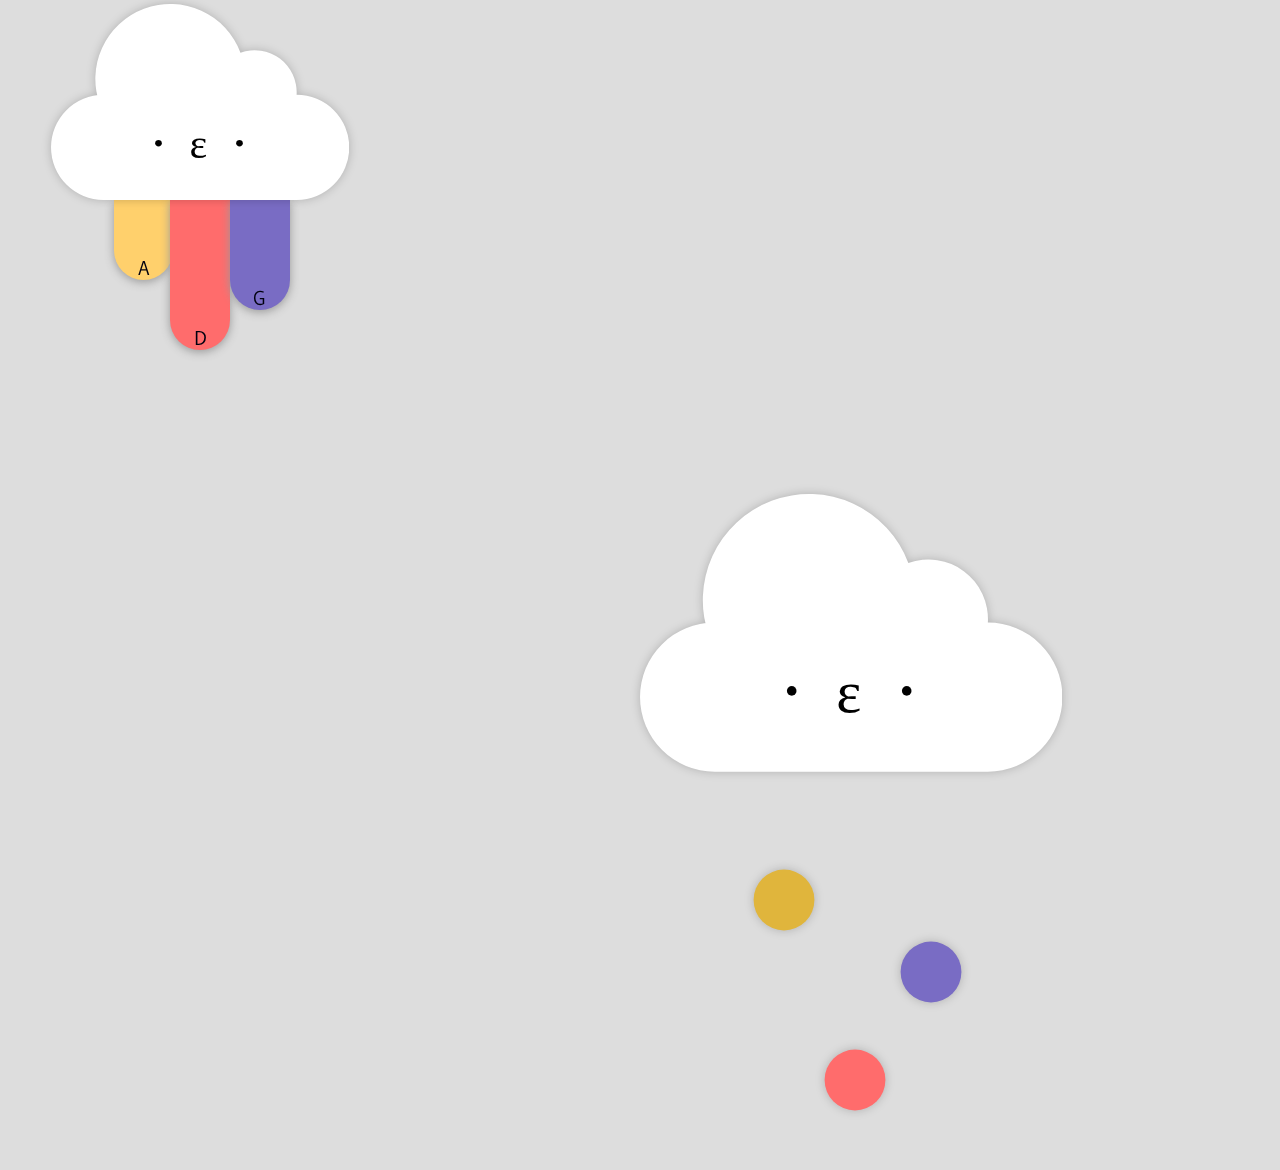
<file: landing.html>
<html>
    <head>
        <title>jo gerr's portfolio </title>
		<link rel="stylesheet" type="text/css" href="style.css">
        <link rel="stylesheet" type="text/css" href="animations.css">
        <link href="https://fonts.googleapis.com/css?family=Gudea|Share" rel="stylesheet">
    </head>

    <body>
        <script src='scripts.js'></script>

        <div id=menuParent class='corner animated fadeInDown'>
            <div id=menuCloud class='animated clickable' onmouseover="pulseOut(this);" onmouseout="pulseIn(this);">
                <svg class='cloud shadow' viewBox='10 33 85 57'>
                    <path d='M 25,60 
                            a 15,15 1 0,0 0,30 
                            h 55 
                            a 15,15 1 0,0 0,-30 
                            a 12,12 1 0,0 -16,-12 
                            a 20,20 1 0,0 -40,15  
                            z' />
                    
                    <text class='face' text-anchor="middle" x="52" y="78">
                        ・ ε ・
                    </text>
                </svg>
            </div>
            <div id=optionsParent>
                <div id=anim class="menuOption clickable animated" onmouseover="pulseOut(this);" onmouseout="pulseIn(this);">
                    <div class='centerBottom'>A</div>
                </div>
                <div id=design class="menuOption clickable animated" onmouseover="pulseOut(this);" onmouseout="pulseIn(this);">
                    <div class='centerBottom'>D</div>
                </div>
                <div id=games class="menuOption clickable animated" onmouseover="pulseOut(this);" onmouseout="pulseIn(this);">
                    <div class='centerBottom'>G</div>
                </div>
            </div>
        </div>
        
        <div class='cover'>
            <div class='centerMiddle centerText frontTitle'>
                <div id=landing>
                    <div id=watashi class='animated fadeInDown'> 
                        <svg id='mainCloud' class='cloud shadow animated' viewBox='10 33 85 57'>
                            <path class="clickable animated" onmouseover="pulseOut('mainCloud');" onmouseout="pulseIn('mainCloud');" 
                                    d='M 25,60 
                                    a 15,15 1 0,0 0,30 
                                    h 55 
                                    a 15,15 1 0,0 0,-30 
                                    a 12,12 1 0,0 -16,-12 
                                    a 20,20 1 0,0 -40,15  
                                    z' />
                            
                            <text class='face' text-anchor="middle" x="52" y="78">
                                    ・ ε ・
                                <!-- ◕‿◕ ´ヮ` ´ ▽ ` ｡•́‿•̀｡ ･д･ ｡• ω •｡ ･ᴗ･  ・ ε ・⁄ ⁄•⁄ω⁄•⁄ ⁄ ´ д `  ╥﹏╥ ＞＿＜; ╬ Ò﹏Ó ¬‿¬ ⊙_⊙  
                                    . •́ _ʖ •̀ . ˵◕ω◕˵ •ㅅ•❀  ◉‿◉  ͡ಠ ʖ̯ ͡ಠ ´〇` -->
                            </text>
                        </svg>
                    </div>
                    <div id=anata class='animated fadeInDown'>
                        <div id=animDroplet class='droplet shadow animated'>
                            <svg class='cloud' viewbox='0 0 100 100'>
                                <circle class='clickable' cx="50" cy="50" r="40" fill="rgb(224, 181, 60)" onmouseover="pulseOut('animDroplet');" onmouseout="pulseIn('animDroplet');" />
                                
                            </svg>
                        </div>
                        
                        <div id=designDroplet class='droplet shadow animated'>
                            <svg class='cloud' viewbox='0 0 100 100'>
                                <circle class='clickable' cx="50" cy="50" r="40" fill="rgb(255, 108, 108)" onmouseover="pulseOut('designDroplet');" onmouseout="pulseIn('designDroplet');" />
                                
                            </svg>
                        </div>
                            
                        <div id=gameDroplet class='droplet shadow animated'>
                            <svg class='cloud' viewbox='0 0 100 100'>
                                <circle class='clickable' cx="50" cy="50" r="40" fill="rgb(121, 108, 196)" onmouseover="pulseOut('gameDroplet');" onmouseout="pulseIn('gameDroplet');" />
                                
                            </svg>
                        </div>
                    </div>
                </div>
            </div>
        </div>

    </body>
</html>
</file>
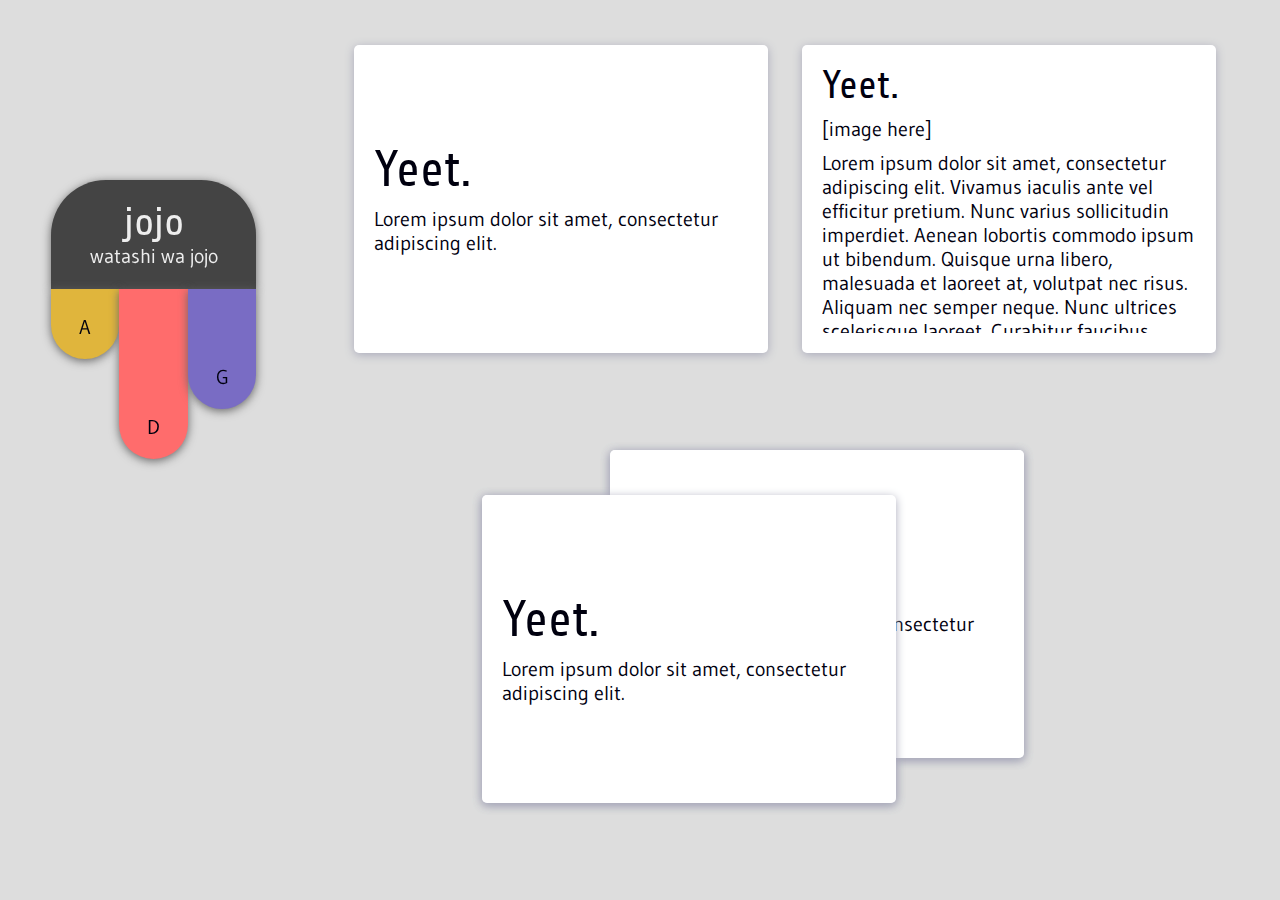
<file: samplePage.html>
<html>
    <head>
        <title>jo gerr's portfolio </title>
		<link rel="stylesheet" type="text/css" href="styleOld.css">
        <link rel="stylesheet" type="text/css" href="animations.css">
        <link href="https://fonts.googleapis.com/css?family=Gudea|Share" rel="stylesheet">
    </head>

    <body>
        <script src='scripts.js'></script>

        <div id=menuParent class='corner animated fadeInDown'>
            <div id=menu class='animated clickable' onmouseover="pulseOut(this);" onmouseout="pulseIn(this);">
                <span class='innerTitle'>jojo</span><br>
                watashi wa jojo
            </div>
            <div id=optionsParent>
                <div id=anim class="menuOption clickable animated" onmouseover="pulseOut(this);" onmouseout="pulseIn(this);">
                    <div class='centerBottom'>A</div>
                </div>
                <div id=design class="menuOption clickable animated" onmouseover="pulseOut(this);" onmouseout="pulseIn(this);">
                    <div class='centerBottom'>D</div>
                </div>
                <div id=games class="menuOption clickable animated" onmouseover="pulseOut(this);" onmouseout="pulseIn(this);">
                    <div class='centerBottom'>G</div>
                </div>
            </div>
        </div>

        <div id=sampleH class='container back animated fadeInDown'>
            <div class='innards'>
                <div class='innerTitle'> Yeet. </div>
                <div class='innerContent'>[image here]</div>
                <div class='innerContent'>
                    Lorem ipsum dolor sit amet, consectetur adipiscing elit. Vivamus iaculis ante vel efficitur pretium. Nunc varius sollicitudin imperdiet. Aenean lobortis commodo ipsum ut bibendum. Quisque urna libero, malesuada et laoreet at, volutpat nec risus. Aliquam nec semper neque. Nunc ultrices scelerisque laoreet. Curabitur faucibus sodales faucibus. Duis vulputate vel justo a tincidunt. Phasellus dictum mauris eu nunc ornare, in fringilla dui ornare. In congue urna libero, non porta augue dictum id. Ut quis tristique nulla, at interdum dui. Praesent cursus risus ut tortor blandit rutrum. Integer feugiat turpis porta, malesuada magna ac, rhoncus lorem. Quisque eros nulla, interdum in sapien eu, pellentesque euismod massa. Nulla facilisis, ligula sit amet viverra volutpat, arcu ex convallis diam, et tempus lectus libero quis nunc. Mauris erat est, vestibulum cursus tempor in, iaculis at augue.     
                </div>
            </div>
        </div>

        <div id=sampleF class='container front animated fadeInDown'>
            <div class='innards cover'>
                <div class='centerMiddle'>
                    <div class='frontTitle'> Yeet. </div>
                    <div class='innerContent'>
                        Lorem ipsum dolor sit amet, consectetur adipiscing elit.     
                    </div>
                </div>
            </div>
        </div>

        <div id=yeetF class='container front sampleFlipper animated fadeInDown' onclick="swap(this, 'yeetB');">
            <div class='innards cover'>
                <div class='centerMiddle'>
                    <div class='frontTitle'> Yeet. </div>
                    <div class='innerContent'>
                        Lorem ipsum dolor sit amet, consectetur adipiscing elit.     
                    </div>
                </div>
            </div>
        </div>

        
        <div id=yeetB class='container back sampleFlipper animated fadeInDown' onclick="swap(this, 'yeetF');">
            <div class='innards'>
                <div class='innerTitle'> Yeet. </div>
                <div class='innerContent'>[image here]</div>
                <div class='innerContent'>
                    Lorem ipsum dolor sit amet, consectetur adipiscing elit. Vivamus iaculis ante vel efficitur pretium. Nunc varius sollicitudin imperdiet. Aenean lobortis commodo ipsum ut bibendum. Quisque urna libero, malesuada et laoreet at, volutpat nec risus. Aliquam nec semper neque. Nunc ultrices scelerisque laoreet. Curabitur faucibus sodales faucibus. Duis vulputate vel justo a tincidunt. Phasellus dictum mauris eu nunc ornare, in fringilla dui ornare. In congue urna libero, non porta augue dictum id. Ut quis tristique nulla, at interdum dui. Praesent cursus risus ut tortor blandit rutrum. Integer feugiat turpis porta, malesuada magna ac, rhoncus lorem. Quisque eros nulla, interdum in sapien eu, pellentesque euismod massa. Nulla facilisis, ligula sit amet viverra volutpat, arcu ex convallis diam, et tempus lectus libero quis nunc. Mauris erat est, vestibulum cursus tempor in, iaculis at augue.     
                </div>
            </div>
        </div>

        <div id=okF class='container front overlapper animated fadeInDown' onclick="swap(this, 'okB');">
            <div class='innards cover'>
                <div class='centerMiddle'>
                    <div class='frontTitle'> Yeet. </div>
                    <div class='innerContent'>
                        Lorem ipsum dolor sit amet, consectetur adipiscing elit.     
                    </div>
                </div>
            </div>
        </div>

        
        <div id=okB class='container back overlapper animated fadeInDown' onclick="swap(this, 'okF');">
            <div class='innards'>
                <div class='innerTitle'> Yeet. </div>
                <div class='innerContent'>[image here]</div>
                <div class='innerContent'>
                    Lorem ipsum dolor sit amet, consectetur adipiscing elit. Vivamus iaculis ante vel efficitur pretium. Nunc varius sollicitudin imperdiet. Aenean lobortis commodo ipsum ut bibendum. Quisque urna libero, malesuada et laoreet at, volutpat nec risus. Aliquam nec semper neque. Nunc ultrices scelerisque laoreet. Curabitur faucibus sodales faucibus. Duis vulputate vel justo a tincidunt. Phasellus dictum mauris eu nunc ornare, in fringilla dui ornare. In congue urna libero, non porta augue dictum id. Ut quis tristique nulla, at interdum dui. Praesent cursus risus ut tortor blandit rutrum. Integer feugiat turpis porta, malesuada magna ac, rhoncus lorem. Quisque eros nulla, interdum in sapien eu, pellentesque euismod massa. Nulla facilisis, ligula sit amet viverra volutpat, arcu ex convallis diam, et tempus lectus libero quis nunc. Mauris erat est, vestibulum cursus tempor in, iaculis at augue.     
                </div>
            </div>
        </div>

    </body>
</html>
</file>
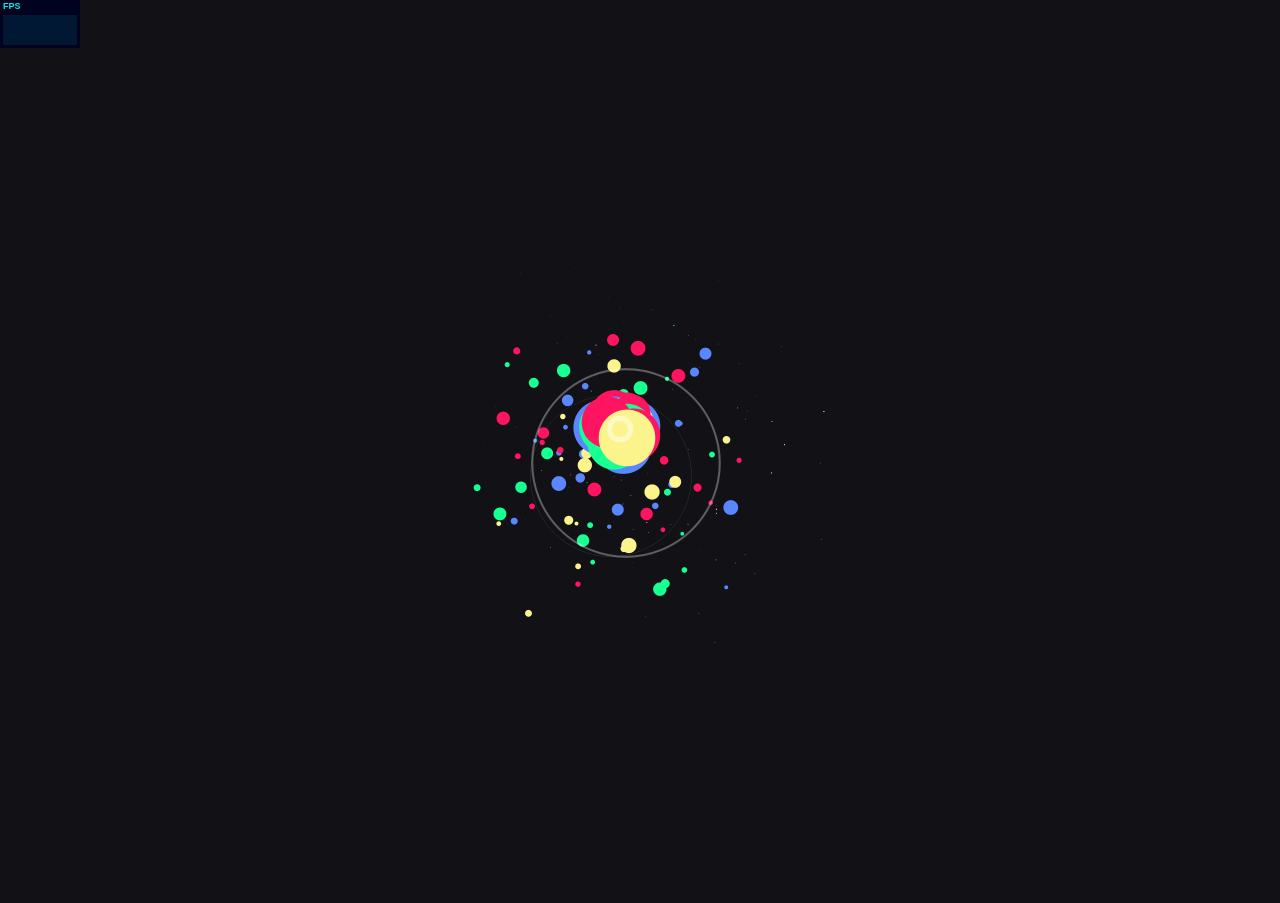
<file: animejs/documentation/examples/anime-canvas-fireworks.html>
<!DOCTYPE html>
<html>
<head>
  <title>Canvas fireworks | anime.js</title>
  <meta charset="utf-8">
  <meta name="viewport" content="width=device-width, initial-scale=1, maximum-scale=1">
  <meta property="og:title" content="anime.js">
  <meta property="og:url" content="http://animejs.com">
  <meta property="og:description" content="Javascript Animation Engine">
  <meta property="og:image" content="http://animejs.com/documentation/assets/img/icons/og.png">
  <meta name="twitter:card" content="summary">
  <meta name="twitter:title" content="anime.js">
  <meta name="twitter:site" content="@juliangarnier">
  <meta name="twitter:description" content="Javascript Animation Engine">
  <meta name="twitter:image" content="http://animejs.com/documentation/assets/img/icons/twitter.png">
  <link rel="apple-touch-icon-precomposed" href="../assets/img/icons/apple-touch-icon.png">
  <link rel="icon" type="image/png" href="../assets/img/icons/favicon.png">
  <link href="../assets/css/anime.css" rel="stylesheet">
  <script src="../../anime.js"></script>
</head>
<body>
  <canvas class="fireworks"></canvas>
  <script>
    (function(i,s,o,g,r,a,m){i['GoogleAnalyticsObject']=r;i[r]=i[r]||function(){
      (i[r].q=i[r].q||[]).push(arguments)},i[r].l=1*new Date();a=s.createElement(o),
      m=s.getElementsByTagName(o)[0];a.async=1;a.src=g;m.parentNode.insertBefore(a,m)
    })(window,document,'script','https://www.google-analytics.com/analytics.js','ga');
    ga('create', 'UA-79927007-1', 'auto');
    ga('send', 'pageview');
  </script>
  <script src="../assets/js/fireworks.js"></script>
  <script>
    window.human = false;
    var centerX = window.innerWidth / 2;
    var centerY = window.innerHeight / 2;

    function autoClick() {
      if (window.human) return;
      fireworks.animateParticules(
        anime.random(centerX-50, centerX+50), 
        anime.random(centerY-50, centerY+50)
      );
      anime({duration: 200}).finished.then(autoClick);
    }

    window.addEventListener('load', function() {
      fireworks.render.play();
      autoClick();
      fireworks.setCanvasSize();
    }, false);
  </script>
  <script src="../assets/js/stats.js"></script>
</body>
</html>
</file>
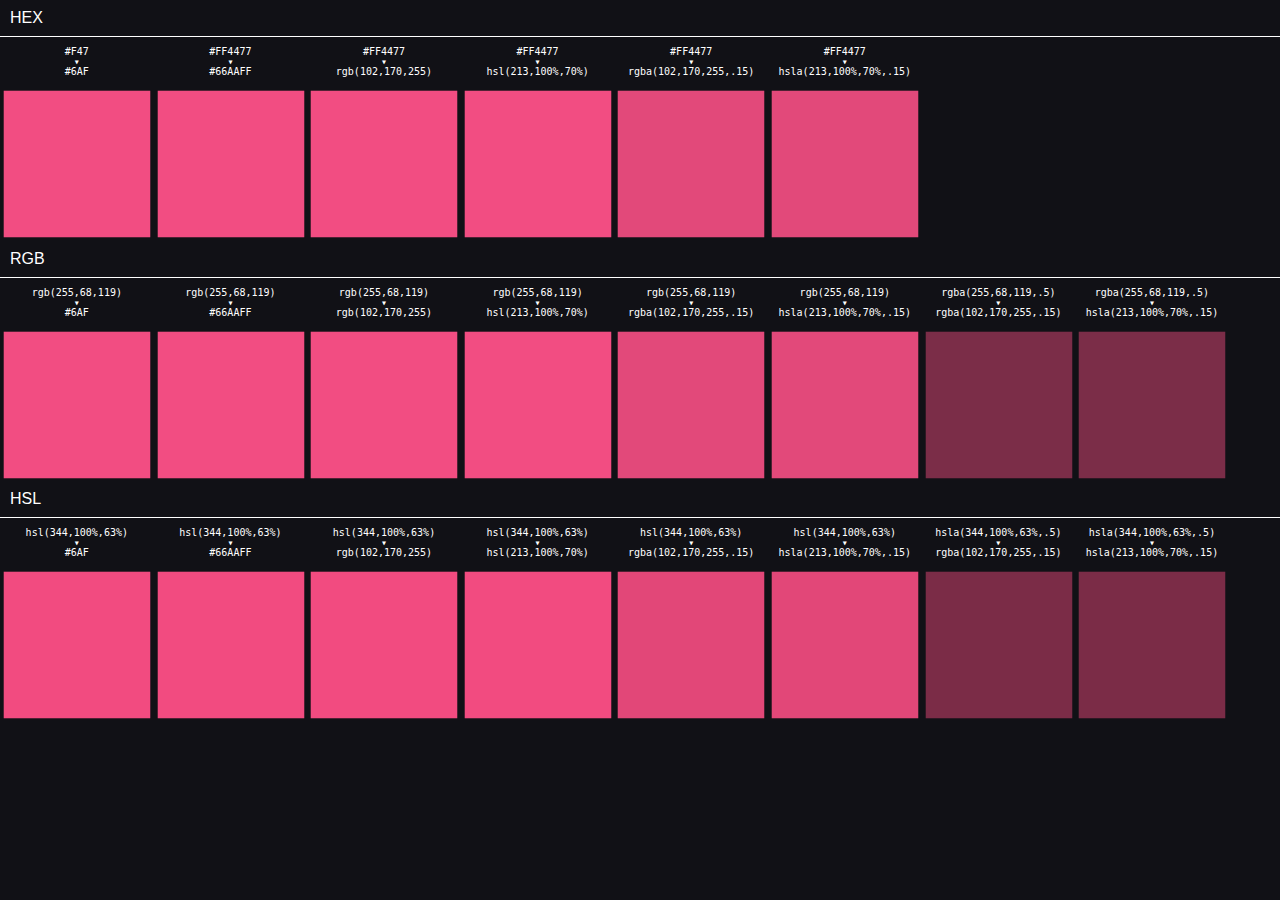
<file: animejs/documentation/examples/anime-colors-test.html>
<!DOCTYPE html>
<html>
<head>
  <title>Colors test | anime.js</title>
  <meta charset="utf-8">
  <meta name="viewport" content="width=device-width, initial-scale=1, maximum-scale=1">
  <meta property="og:title" content="anime.js">
  <meta property="og:url" content="http://animejs.com">
  <meta property="og:description" content="Javascript Animation Engine">
  <meta property="og:image" content="http://animejs.com/documentation/assets/img/icons/og.png">
  <meta name="twitter:card" content="summary">
  <meta name="twitter:title" content="anime.js">
  <meta name="twitter:site" content="@juliangarnier">
  <meta name="twitter:description" content="Javascript Animation Engine">
  <meta name="twitter:image" content="http://animejs.com/documentation/assets/img/icons/twitter.png">
  <link rel="apple-touch-icon-precomposed" href="../assets/img/icons/apple-touch-icon.png">
  <link rel="icon" type="image/png" href="../assets/img/icons/favicon.png">
  <link href="../assets/css/anime.css" rel="stylesheet">
  <script src="../../anime.js"></script>
  <!-- <script src="../assets/js/anime.2.0.2.js"></script> -->
  <!-- <script src="../assets/js/anime.1.3.js"></script> -->
  <style>
    body {
      width: 100%;
      height: 100vh;
    }
    .color-tests {
      display: flex;
      flex-wrap: wrap;
    }
    .section-title {
      display: block;
      width: 100%;
      margin-bottom: 10px;
      padding: 10px;
      border-bottom: 1px solid #FFF;
    }
    .color-test {
      flex-shrink: 2;
      text-align: center;
      font-size: 10px;
      line-height: 1em;
      font-family: monospace;
    }
    .color-el {
      display: flex;
      align-items: center;
      justify-content: center;
      position: relative;
      width: 12vw;
      height: 12vw;
      margin-top: 10px;
    }
  </style>
</head>
<body>
  <section class="color-section">
    <h1 class="section-title">HEX</h1>
    <div class="color-tests">
      <div class="color-test hex-to-hex-shorthand">#F47<br>▾<br>#6AF</div>
      <div class="color-test hex-to-hex">#FF4477<br>▾<br>#66AAFF</div>
      <div class="color-test hex-to-rgb">#FF4477<br>▾<br>rgb(102,170,255)</div>
      <div class="color-test hex-to-hsl">#FF4477<br>▾<br>hsl(213,100%,70%)</div>
      <div class="color-test hex-to-rgba">#FF4477<br>▾<br>rgba(102,170,255,.15)</div>
      <div class="color-test hex-to-hsla">#FF4477<br>▾<br>hsla(213,100%,70%,.15)</div>
    </div>
  </section>
  <section class="color-section">
    <h1 class="section-title">RGB</h1>
    <div class="color-tests">
      <div class="color-test rgb-to-hex-shorthand">rgb(255,68,119)<br>▾<br>#6AF</div>
      <div class="color-test rgb-to-hex">rgb(255,68,119)<br>▾<br>#66AAFF</div>
      <div class="color-test rgb-to-rgb">rgb(255,68,119)<br>▾<br>rgb(102,170,255)</div>
      <div class="color-test rgb-to-hsl">rgb(255,68,119)<br>▾<br>hsl(213,100%,70%)</div>
      <div class="color-test rgb-to-rgba">rgb(255,68,119)<br>▾<br>rgba(102,170,255,.15)</div>
      <div class="color-test rgb-to-hsla">rgb(255,68,119)<br>▾<br>hsla(213,100%,70%,.15)</div>
      <div class="color-test rgba-to-rgba">rgba(255,68,119,.5)<br>▾<br>rgba(102,170,255,.15)</div>
      <div class="color-test rgba-to-hsla">rgba(255,68,119,.5)<br>▾<br>hsla(213,100%,70%,.15)</div>
    </div>
  </section>
  <section class="color-section">
    <h1 class="section-title">HSL</h1>
    <div class="color-tests">
      <div class="color-test hsl-to-hex-shorthand">hsl(344,100%,63%)<br>▾<br>#6AF</div>
      <div class="color-test hsl-to-hex">hsl(344,100%,63%)<br>▾<br>#66AAFF</div>
      <div class="color-test hsl-to-rgb">hsl(344,100%,63%)<br>▾<br>rgb(102,170,255)</div>
      <div class="color-test hsl-to-hsl">hsl(344,100%,63%)<br>▾<br>hsl(213,100%,70%)</div>
      <div class="color-test hsl-to-rgba">hsl(344,100%,63%)<br>▾<br>rgba(102,170,255,.15)</div>
      <div class="color-test hsl-to-hsla">hsl(344,100%,63%)<br>▾<br>hsla(213,100%,70%,.15)</div>
      <div class="color-test hsla-to-rgba">hsla(344,100%,63%,.5)<br>▾<br>rgba(102,170,255,.15)</div>
      <div class="color-test hsla-to-hsla">hsla(344,100%,63%,.5)<br>▾<br>hsla(213,100%,70%,.15)</div>
    </div>
  </section>
  <script>

    var colorTestEls = document.querySelectorAll('.color-test');

    function createTest(el) {
      var testHtml = el.innerHTML;
      var testValues = testHtml.split('<br>▾<br>');
      var colorEl = document.createElement('div');
      colorEl.classList.add('color-el');
      el.appendChild(colorEl);
      anime({
        targets: colorEl,
        backgroundColor: [testValues[0], testValues[1]],
        scale: [.97, .75],
        direction: 'alternate',
        easing: 'easeInOutSine',
        duration: 4000,
        loop: true
      });
    }

    for (var i = 0; i < colorTestEls.length; i++) createTest(colorTestEls[i]);

  </script>
</body>
</html>
</file>
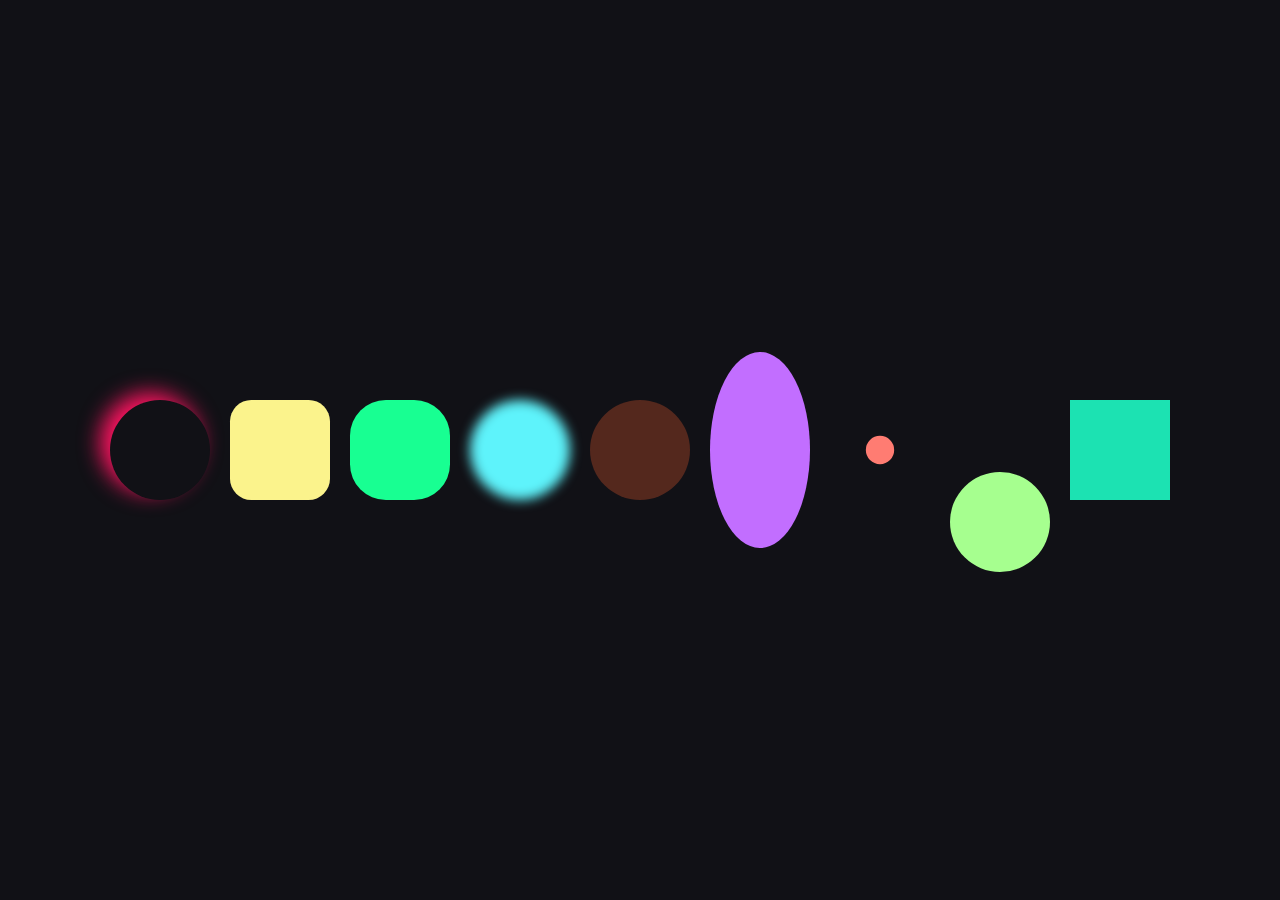
<file: animejs/documentation/examples/anime-complex-properties.html>
<!DOCTYPE html>
<html>
<head>
  <title>Complex properties | anime.js</title>
  <meta charset="utf-8">
  <meta name="viewport" content="width=device-width, initial-scale=1, maximum-scale=1">
  <meta property="og:title" content="anime.js">
  <meta property="og:url" content="http://animejs.com">
  <meta property="og:description" content="Javascript Animation Engine">
  <meta property="og:image" content="http://animejs.com/documentation/assets/img/icons/og.png">
  <meta name="twitter:card" content="summary">
  <meta name="twitter:title" content="anime.js">
  <meta name="twitter:site" content="@juliangarnier">
  <meta name="twitter:description" content="Javascript Animation Engine">
  <meta name="twitter:image" content="http://animejs.com/documentation/assets/img/icons/twitter.png">
  <link rel="apple-touch-icon-precomposed" href="../assets/img/icons/apple-touch-icon.png">
  <link rel="icon" type="image/png" href="../assets/img/icons/favicon.png">
  <link href="../assets/css/anime.css" rel="stylesheet">
  <script src="../../anime.js"></script>
  <!-- <script src="../assets/js/anime.1.3.js"></script> -->
  <!-- <script src="../assets/js/anime.2.0.1.js"></script> -->
  <style>
    body {
      display: flex;
      justify-content: center;
      align-items: center;
      min-height: 100vh;
    }
    .item {
      width: 100px;
      height: 100px;
      margin-top: 20px;
      border-radius: 50%;
      background-color: currentColor;
      margin: 10px;
    }
    .box-shadow {
      background-color: transparent;
    }
    .clip-path {
      border-radius: 0;
    }
  </style>
</head>
<body>
  <div class="box-shadow item color-01"></div>
  <div class="unit-less item color-03"></div>
  <div class="specified-unit item color-05"></div>
  <div class="filter item color-07"></div>
  <div class="rgba item color-09"></div>
  <div class="calc item color-11"></div>
  <div class="zero-value item color-02"></div>
  <div class="round-value item color-04"></div>
  <div class="clip-path item color-06"></div>
  <script>
    var boxShadow = anime({
      targets: '.box-shadow',
      boxShadow: [
        {value: ['10px -10px 10px 0 currentColor', '10px 10px 20px 0 currentColor']},
        {value: '-10px 10px 30px 0 currentColor'},
        {value: '-10px -10px 20px 0 currentColor'},
        {value: '10px -10px 10px 0 currentColor'}
      ],
      loop: true,
      easing: 'linear'
    });
    var unitLess = anime({
      targets: '.unit-less',
      borderRadius: 10,
      loop: true,
      direction: 'alternate',
      easing: 'linear'
    });
    var specifiedUnit = anime({
      targets: '.specified-unit',
      borderRadius: ['0px', '50px'],
      loop: true,
      direction: 'alternate',
      easing: 'linear'
    });
    var filter = anime({
      targets: '.filter',
      filter: ["blur(20px)", "blur(0px)"],
      loop: true,
      direction: 'alternate',
      easing: 'linear'
    });
    var rgba = anime({
      targets: '.rgba',
      backgroundColor: ['rgba(255,100,50,1)', 'rgba(255,100,50,.0)'],
      loop: true,
      direction: 'alternate',
      easing: 'linear'
    });
    var calc = anime({
      targets: '.calc',
      height: ['calc(25% - 100px)', 'calc(25% - 0px)'],
      loop: true,
      direction: 'alternate',
      easing: 'linear'
    });
    var zeroValue = anime({
      targets: '.zero-value',
      scale: 0,
      loop: true,
      direction: 'alternate',
      easing: 'linear'
    });
    var roundValue = anime({
      targets: '.round-value',
      translateY: 100,
      loop: true,
      round: 1,
      direction: 'alternate',
      easing: 'linear'
    });
    var clipPath = anime({
      targets: '.clip-path',
      clipPath: ['circle(0px at center)', 'circle(100px at center)'],
      loop: true,
      direction: 'alternate',
      easing: 'linear'
    });
    console.log(clipPath.animations[0]);
  </script>
</body>
</html>
</file>
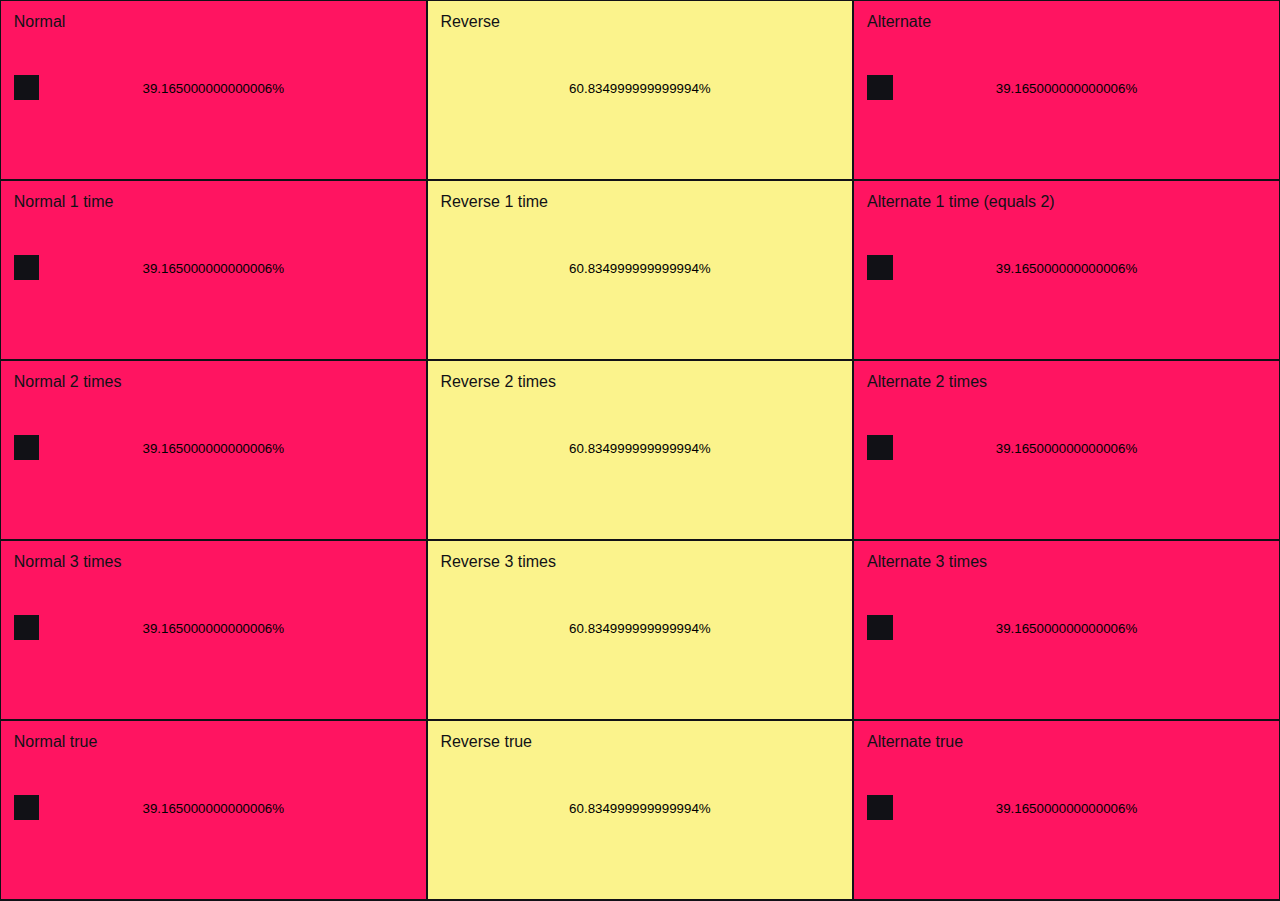
<file: animejs/documentation/examples/anime-directions-testing.html>
<!DOCTYPE html>
<html>
<head>
  <title>Diretions Testing | anime.js</title>
  <meta charset="utf-8">
  <meta name="viewport" content="width=device-width, initial-scale=1, maximum-scale=1">
  <meta property="og:title" content="anime.js">
  <meta property="og:url" content="http://animejs.com">
  <meta property="og:description" content="Javascript Animation Engine">
  <meta property="og:image" content="http://animejs.com/documentation/assets/img/icons/og.png">
  <meta name="twitter:card" content="summary">
  <meta name="twitter:title" content="anime.js">
  <meta name="twitter:site" content="@juliangarnier">
  <meta name="twitter:description" content="Javascript Animation Engine">
  <meta name="twitter:image" content="http://animejs.com/documentation/assets/img/icons/twitter.png">
  <link rel="apple-touch-icon-precomposed" href="../assets/img/icons/apple-touch-icon.png">
  <link rel="icon" type="image/png" href="../assets/img/icons/favicon.png">
  <link href="../assets/css/anime.css" rel="stylesheet">
  <script src="../../anime.js"></script>
  <style>
    body {
      display: flex;
      flex-wrap: wrap;
      align-items: center;
      justify-content: flex-start;
      height: auto;
    }
    article {
      padding: 1vw;
      position: relative;
      width: 33.33%;
      height: 20vh;
      background: currentColor;
      border: 1px solid #111116;
    }
    h2 {
      color: #111116;
    }
    .el {
      position: relative;
      top: 5vh;
      width: 2vw;
      height: 2vw;
      background: #111116;
    }
    .logs {
      display: flex;
      flex-direction: column;
      flex-wrap: wrap;
      align-items: center;
      justify-content: center;
      position: absolute;
      top: 1vh;
      left: 0;
      bottom: 0;
      height: 19vh;
      width: 100%;
    }
    input {
      text-align: center;
      background: none;
      border: none;
    }
  </style>
</head>
<body>
  <script>
    function createTest(title, numberOfTargets, params) {
      var testEl = document.createElement('article');
      var testZoneEl = document.createElement('div');
      var logsEl = document.createElement('div');
      var progressEl = document.createElement('input');
      var promiseEl = document.createElement('input');
      var h2El = document.createElement('h2');

      for (var i = 0; i < numberOfTargets; i++) {
        var el = document.createElement('div');
        el.classList.add('el');
        testZoneEl.appendChild(el);
      }

      h2El.innerHTML = title;
      testEl.appendChild(h2El);
      logsEl.classList.add('logs');
      logsEl.appendChild(progressEl);
      logsEl.appendChild(promiseEl);
      testEl.appendChild(logsEl);
      testEl.appendChild(testZoneEl);
      document.body.appendChild(testEl);

      params.targets = testZoneEl.querySelectorAll('div');
      params.translateX = '29vw';
      params.delay = 1000;
      params.begin = function() { testEl.classList.add('color-03') };
      params.update = function(a) { 
        testEl.classList.add('color-01');
        progressEl.value = a.progress + '%';
      };
      params.complete = function() { testEl.classList.add('color-05') };
      var animation = anime(params);
      animation.finished.then(function() {
        promiseEl.value = 'Promise resolved'
        console.log('Promise resolved');
      });
      testEl.onclick = function() {
        testEl.classList.add('color-01');
        testEl.classList.remove('color-03');
        testEl.classList.remove('color-05');
        animation.restart();
      }
    }

    createTest('Normal', 1, {});

    createTest('Reverse', 1, {
      direction: 'reverse'
    });

    createTest('Alternate', 1, {
      direction: 'alternate'
    });

    createTest('Normal 1 time', 1, {
      loop: 1
    });

    createTest('Reverse 1 time', 1, {
      direction: 'reverse',
      loop: 1
    });

    createTest('Alternate 1 time (equals 2)', 1, {
      direction: 'alternate',
      loop: 1
    });

    createTest('Normal 2 times', 1, {
      loop: 2
    });

    createTest('Reverse 2 times', 1, {
      direction: 'reverse',
      loop: 2
    });

    createTest('Alternate 2 times', 1, {
      direction: 'alternate',
      loop: 2
    });

    createTest('Normal 3 times', 1, {
      loop: 3
    });

    createTest('Reverse 3 times', 1, {
      direction: 'reverse',
      loop: 3
    });

    createTest('Alternate 3 times', 1, {
      direction: 'alternate',
      loop: 3
    });

    createTest('Normal true', 1, {
      loop: true
    });

    createTest('Reverse true', 1, {
      direction: 'reverse',
      loop: true
    });

    createTest('Alternate true', 1, {
      direction: 'alternate',
      loop: true
    });



  </script>
</body>
</html>
</file>
<file: style.css>
/* style.css */

/* width */
::-webkit-scrollbar {
    width: 10px;
}

/* Track */
::-webkit-scrollbar-track {
    background: #ddd; 
    border-radius: 25px;
}

/* Track on hover */
::-webkit-scrollbar-track:hover {
    background: #f1f1f1; 
}

/* Handle */
::-webkit-scrollbar-thumb {
    background: #aaa; 
    border-radius: 6px;
}

/* Handle on hover */
::-webkit-scrollbar-thumb:hover {
    background: #999; 
}

/* unvisited link */
a:link {
    color: rgb(255, 0, 119);
    text-decoration: none;
}

/* visited link */
a:visited {
    color: rgb(158, 0, 61);
    text-decoration: none;
}

/* mouse over link */
a:hover {
    color: hotpink;
    text-decoration: underline;
}

/* selected link */
a:active {
    color: hotpink;
    text-decoration: underline;
}

hr { 
    display: block;
    margin-before: 0.5em;
    margin-after: 0.5em;
    margin-start: auto;
    margin-end: auto;
    overflow: hidden;
    border: none;
    height: 2px;
    background-color:#000;
    box-shadow: 0 2px 10px 0 rgba(0, 0, 0, 0.4));
}

body {
    background-color: #ddd;
    background-image: '';
    background-repeat: no-repeat;
    background-size: cover;
    background-position: center;
    background-attachment: fixed;
	color: #00000f;
    font-size: 20px;
    font-family: 'Gudea';
    padding: 20px;
    
    display: flex;
    flex-direction: column;
    justify-content: center;
}
.centerParent{
    display: flex;
    flex-direction: column;
    justify-content: center;
}
.container {
    border: 0px solid #0000ff;
    background-color: #ffffff;
    width: 30%; 
    height: 20%;
    max-height: 20%; 
    margin: auto;
    text-align: center;
    
    border-radius: 5px;
    box-shadow: 0 2px 10px 0 rgb(0, 0, 0, .4);
}
.container:hover {
   box-shadow: 0 2px 10px 0 rgb(0, 0, 0, .6);
}

.container2 {
    border: 0px solid #0000ff;
    background-color: #ffffff;
    box-shadow: 0 2px 10px 0 #aaabbb;
    width: 34%; 
    text-align: center; 
    height: 0%;
    max-height: 0%;
    overflow: hidden;
    transition: max-height 0.2s ease-out;
    
}

.imgSmall{
    width: 24%;
}

.cover{
    border: 0px solid #0000ff;
    display:table;
    height: 100%;
    width: 100%;
}
.centerBottom {
    border: 0px solid #00ff00;
    display: table-cell; /* display: table; needs to be in parent*/
    text-align: center;
    vertical-align: bottom; /*middle for true centering*/
}
.centerBottomM {
    border: 0px solid #00ff00;
    display: table-cell; /* display: table; needs to be in parent*/
    text-align: center;
    vertical-align: bottom; /*middle for true centering*/
}
.centerMiddle {
    border: 0px solid #00ff00;
    display: table-cell; /* display: table; needs to be in parent*/
    vertical-align: middle; /*middle for true centering*/
}
.innards{
    border: 0px solid #00ff00;
    padding-top: 2%;
    padding-bottom: 2%;
    max-height: 100%;
    height: 100%;
    /*overflow: hidden;*/
}
.justify{
    display: inline-block;
}
.smol{
    font-size: 1vw;
}
.innerTitle{
    font-family: 'Dosis', cursive;
    font-size: 3vw;
    padding: 2%;
}
.innerContent{
    font-family: 'Gudea', sans-serif;
    font-size: 1.5vw;
    word-wrap: break-word;
    padding-left: 4%;
    padding-right: 4%;
    padding-bottom: 2%;
}
.noPad{
    padding: 0%;
}
.frontTitle{
    font-family: 'Dosis', cursive;
    font-size: 3vw;
}

.front{
    cursor: pointer;
    z-index:1;
}
.back{
    cursor: pointer;
    z-index:0;
}
.corner{
    border: 0px solid #abfc4a;
    position: fixed;
    left: 4%;
    height:100%;
    min-width:280px;
    z-index:5;

}
.menuOption{
    border-bottom-left-radius: 60px;
    border-bottom-right-radius: 60px;
    box-shadow: 0 2px 10px 0 #999;
    display: table;
    text-align: center;
}
.mainOption{
    border-bottom-left-radius: 60px;
    border-bottom-right-radius: 60px;
    box-shadow: 0 2px 10px 0 #999;
    display: table;
    text-align: center;
    padding-bottom: 4%;
    font-size:40px;
}
.clickable{
    cursor:pointer;
}
.centerText{
    text-align:center;
}
.cloud{
    display: block;
    height:100%;
    width:100%;
}
.face{
    pointer-events: none;
    user-select: none;
}
.icon{
    pointer-events: none;
}
.droplet{
    position:absolute;
    border: 0px solid lightskyblue;
    display:block;
    width: 18%;
    height:50%
}
.droplet2{
    position:absolute;
    border: 0px solid lightskyblue;
    display:block;
    width: 22%;
    height:50%
}
.shadow{
    filter:drop-shadow(0px 0px 5px rgb(0,0,0,0.2));
}

path {
  fill: white;
  stroke-width: 0;
  stroke-linejoin: round;
}
path:hover {
  /*fill: lightskyblue;*/
}
text{
    font: 12px 'Dosis', cursive;
}

/* for specific div positions */
#bgImage
{
    position:fixed;
    padding:0;
    margin:0;

    top:0;
    left:0;

    width: 100%;
    height: 100%;
    background:#ddd;
    /*background-image: url('design/hellBG.png');
    background-repeat: no-repeat;
    background-size: cover;*/
    background-position: center;
    background-attachment: fixed;
    z-index: -100;
}

#menu{
    border-top-left-radius: 55px;
    border-top-right-radius: 55px;
    background-color: #444;
    /*box-shadow: 0 2px 10px 0 #aaabbb;*/
    box-shadow: 0 2px 10px 0 #666;
    color: #eee;
    padding: 10%;
    text-align: center;
}
#menuCloud{
    border: 0px solid #6faf66;
    position: relative;
    width:100%;
    height:20%;
    min-height:200px;
    z-index: 8;
}
#optionsParent{
    border: 0px solid #6faf66;
    position:relative;
    height:160px;
    z-index: 3;
}
#pageName{
    text-align:center;
    width:100%;
    padding-top: 5%;
    font-size:22px;
    color: #000;
    text-shadow:  0 0 4px rgba(0, 0, 0, 0.4); 
}
#anim{
    background-color: rgb(255, 208,108);
    width:20%;
    position: absolute;
    top: 0;
    left: 21%;
    height:80px;
}
#design{
    background-color: rgb(255, 108, 108);
    width:20%;
    position: absolute;
    top: 0;
    left: 40%;
    height:150px;
}
#games{
    background-color: rgb(121, 108, 196);
    width:20%;
    position: absolute;
    top: 0;
    left: 60%;
    height:110px;
}
#landing{
    border: 0px solid #0000ff;
    width:33%;
    height:80%;
    position: absolute;
    left: 50%;
}
#intro{
    text-align:right;
    font-family: 'Gudea';  
    position: absolute;
    right:51%;
    width: 48%;
}
#introTitleBig{
    font-size: 72px;
}
#introTitle{
    font-size: 52px;
}
#introContent{
    font-size: 30px;
}

#watashi{
    position: relative;
    border: 0px solid #00ff00;
    height: 50%;
    width:100%;
}
#anata{
    position: relative;
    border: 0px solid #00ff00;
    height: 50%;
    width:100%;
}
#jojo{
    position: absolute;
    top: 65%;
    left: 32%;
}
#animDroplet{
    top: 0%;
    left:25%;
}
#designDroplet{
    top: 50%;
    left:42%;
}
#gameDroplet{
    top: 20%;
    left:60%;
}

#animDropletMenu{
    top: 0%;
    left:15%;
}
#designDropletMenu{
    top: 50%;
    left:39%;
}
#gameDropletMenu{
    top: 15%;
    right:13%;
}

#qualityContent{
    border: 0px solid #0000ff;
    /*background-color: rgba(255, 255, 255,.62);
    box-shadow: 0 0px 20px 0 rgba(255, 255, 255, 0.4);*/
    text-shadow: 0px 0px 5px rgba(0, 0, 0, .4);
    color: rgb(0, 0, 0);
    position: absolute;
    left: 28%;
    width: 34%; 
    text-align: right; 
    opacity: 0;
}
.shortContent{
    top: null;
    max-height: 100%; /*86 is height of 4box*/
}
.longContent{
    top: 8%;
    max-height: 93%; /*86 is height of 4box*/
}
.imageTop{
    border-top-left-radius: 25px;
    border-top-right-radius: 25px;
    box-shadow: 0 0px 12px 0 rgba(0, 0, 0, .8);
}
.imageBottom{
    border-bottom-left-radius: 25px;
    border-bottom-right-radius: 25px;
    box-shadow: 0 0px 12px 0 rgba(0, 0, 0, .8);
}
.imageLeft{
    border-top-left-radius: 25px;
    border-bottom-left-radius: 25px;
    box-shadow: 0 0px 12px 0 rgba(0, 0, 0, .8);
}
.imageRight{
    border-top-right-radius: 25px;
    border-bottom-right-radius: 25px;
    box-shadow: 0 0px 12px 0 rgba(0, 0, 0, .8);
}
.image{
   box-shadow: 0 0px 12px 0 rgba(0, 0, 0, .8);
}

/*bg images*/
#stickersF{
    color: rgb(255, 255, 255);
    text-shadow: 0 0 12px rgb(255, 0, 98);
    background-image:linear-gradient(0deg,rgba(255,0,98,0.6),rgba(255,0,98,0.6)), url('design/stickers/icecream2.PNG');
    background-position:center;
    background-size:cover; 
}
#stickersF:hover{
    background-image:linear-gradient(0deg,rgba(255,0,98,0.7),rgba(255,0,98,0.7)), url('design/stickers/icecream2.PNG');
}

#hellF{
    color: rgb(255, 255, 255);
    text-shadow: 0 0 12px rgb(255,0,0);
    background-image:linear-gradient(0deg,rgba(255,0,0,0.8),rgba(255,0,0,0.8)), url('design/hell/hell.PNG');
    background-position:center;
    background-size:cover;
}
#hellF:hover{
    background-image:linear-gradient(0deg,rgba(255,0,0,0.9),rgba(255,0,0,0.9)), url('design/hell/hell.PNG');
}

#nbtF{
    color: rgb(255, 255, 255);
    text-shadow: 0 0 12px rgb(68, 0, 255);
    background-image:linear-gradient(0deg,rgba(68, 0, 255,0.4),rgba(68, 0, 255,0.4)), url('design/nbt/galaxy.jpg');
    background-position:center;
    background-size:cover;
}
#nbtF:hover{
    background-image:linear-gradient(0deg,rgba(68, 0, 255,0.5),rgba(68, 0, 255,0.5)), url('design/nbt/galaxy.jpg');
}

#graphicsF{
    color: rgb(255, 255, 255);
    text-shadow: 0 0 12px rgb(255, 123, 0);
    background-image:linear-gradient(0deg,rgba(255, 123, 0, 0.6),rgba(255, 123, 0,0.6)), url('design/gd/esabBG.png');
    background-position:center;
    background-size:cover;
}
#graphicsF:hover{
    background-image:linear-gradient(0deg,rgba(255, 123, 0,0.7),rgba(255, 123, 0,0.7)), url('design/gd/esabBG.png');
}
/*real positions for divs*/

.stickers{
    position: fixed;
    top: 7%;
    right: 38%;
}
.tab{
    position: absolute;
    right: 34%;
    z-index: 10;
}
.nbt{
    position: fixed;
    top: 29%;
    right: 27%;
}
.hell{
    position: fixed;
    top: 51%;
    right: 16%;
}
.graphics{
    position: fixed;
    top: 73%;
    right: 5%;
}

#end{
    position: fixed;
    text-align:right;
    top: 95%;
    right: 5%;
    color: #000;
    text-shadow:  0 0 4px rgba(0, 0, 0, 0.4); 
}
</file>
<file: animejs/documentation/assets/css/anime.css>
html,body,div,span,applet,object,iframe,h1,h2,h3,h4,h5,h6,p,blockquote,pre,a,abbr,acronym,address,big,cite,code,del,dfn,em,img,ins,kbd,q,s,samp,small,strike,strong,sub,sup,tt,var,b,u,i,center,dl,dt,dd,ol,ul,li,fieldset,form,label,legend,table,caption,tbody,tfoot,thead,tr,th,td,article,aside,canvas,details,embed,figure,figcaption,footer,header,hgroup,menu,nav,output,ruby,section,summary,time,mark,audio,video{border:0;font-size:100%;font:inherit;vertical-align:baseline;margin:0;padding:0}article,aside,details,figcaption,figure,footer,header,hgroup,menu,nav,section{display:block}body{line-height:1}ol,ul{list-style:none}blockquote,q{quotes:none}blockquote:before,blockquote:after,q:before,q:after{content:none}table{border-collapse:collapse;border-spacing:0}

* {
  margin: 0;
  padding: 0;
  box-sizing: border-box;
}

html,
body,
header {
	background-color: #111116; /* Black */
}

body {
  position: absolute;
  width: 100%;
  height: 100%;
  color: white;
  font-family: Helvetica Neue, Helvetica, Arial, sans-serif;
  -webkit-font-smoothing: antialiased;
  overflow-x: hidden;
}

.color-01 { color: #FF1461; } /* Red */
.color-02 { color: #FF7C72; } /* Orange */
.color-03 { color: #FBF38C; } /* Yellow */
.color-04 { color: #A6FF8F; } /* Citrus */
.color-05 { color: #18FF92; } /* Green */
.color-06 { color: #1CE2B2; } /* Darkgreen */
.color-07 { color: #5EF3FB; } /* Turquoise */
.color-08 { color: #61C3FF; } /* Lightblue */
.color-09 { color: #5A87FF; } /* Blue */
.color-10 { color: #8453E3; } /* Purple */
.color-11 { color: #C26EFF; } /* Lavender */
.color-12 { color: #FB89FB; } /* Pink */
</file>
<file: animejs/documentation/assets/css/site.css>
html {
  overflow: hidden;
}

body {
  opacity: 0;
  display: -webkit-box;
  display: -ms-flexbox;
  display: flex;
  -webkit-box-orient: vertical;
  -webkit-box-direction: normal;
      -ms-flex-direction: column;
          flex-direction: column;
  -webkit-box-pack: center;
      -ms-flex-pack: center;
          justify-content: center;
  text-transform: uppercase;
  font-size: 12px;
  letter-spacing: 2px;
  -webkit-tap-highlight-color: rgba(0,0,0,0);
  -webkit-user-select: none;
     -moz-user-select: none;
      -ms-user-select: none;
          user-select: none;
}

body.ready { opacity: 1; }

.fireworks {
  position: absolute;
  top: 0;
  left: 0;
  widows: 100%;
  height: 100%;
}

.logo-animation {
  pointer-events: none;
  display: -webkit-box;
  display: -ms-flexbox;
  display: flex;
  -webkit-box-align: center;
      -ms-flex-align: center;
          align-items: center;
  -webkit-box-pack: center;
      -ms-flex-pack: center;
          justify-content: center;
  width: 100%;
  margin-top: -40px;
}

.letters {
  position: relative;
  display: -webkit-box;
  display: -ms-flexbox;
  display: flex;
  width: 682px;
  height: 162px;
}

.letter {
  position: relative;
  width: 162px;
  height: 162px;
}

.letter:not(:first-child) {
  margin-left: -42px;
}

.letter-i {
  z-index: 1;
  width: 82px;
  -webkit-transform-origin: 100% 50%;
          transform-origin: 100% 50%;
}

.dot {
  position: absolute;
  width: 42px;
  height: 42px;
  -webkit-transform: scale(0);
          transform: scale(0);
}

.dot-i {
  top: 0;
  left: 240px;
}

.dot-e {
  bottom: 0;
  right: 0;
}

.logo-icon {
  display: -webkit-box;
  display: -ms-flexbox;
  display: flex;
  position: absolute;
  left: 230px;
  top: -10px;
  width: 222px;
  height: 62px;
}

.icon {
  width: 62px;
  height: 62px;
  opacity: 0;
  cursor: pointer;
}

.icon-text {
  position: absolute;
  top: 60px;
  left: 60px;
  width: 160px;
  height: 62px;
}

.icon-text path,
.icon-text polygon {
  opacity: 0;
}

.info {
  text-align: center;
}

.description {
  opacity: 0;
  margin-top: -20px;
}

.links {
  display: -webkit-box;
  display: -ms-flexbox;
  display: flex;
  -webkit-box-orient: vertical;
  -webkit-box-direction: normal;
      -ms-flex-direction: column;
          flex-direction: column;
  -webkit-box-pack: center;
      -ms-flex-pack: center;
          justify-content: center;
  -webkit-box-align: center;
      -ms-flex-align: center;
          align-items: center;
  margin-top: 20px;
}

@media (min-width: 700px) {
  .links {
    -webkit-box-orient: horizontal;
    -webkit-box-direction: normal;
        -ms-flex-direction: row;
            flex-direction: row;
 
  }
}

.button {
  opacity: 0;
  position: relative;
  display: -webkit-box;
  display: -ms-flexbox;
  display: flex;
  -webkit-box-orient: vertical;
  -webkit-box-direction: normal;
      -ms-flex-direction: column;
          flex-direction: column;
  -webkit-box-pack: center;
      -ms-flex-pack: center;
          justify-content: center;
  width: 180px;
  height: 60px;
  text-decoration: none;
}

.button.blue {
  color: #5E89FB;
}

.button.green {
  color: #18F38C;
}

.button.red {
  color: #FF1461;
}

.button svg {
  position: absolute;
  left: 0;
  top: 0;
  right: 0;
  bottom: 0;
  stroke-width: 1;
  fill: none;
  fill-rule: evenodd;
  stroke: currentColor;
}

.button.green svg {
  -webkit-transform: rotate(180deg);
          transform: rotate(180deg);
}

.button path {
  scale: .9;
  transform-origin: 50% 50%;
}

.credits {
  opacity: 0;
  margin-top: 20px;
  color: #979797;
}

.credits a {
  position: relative;
  color: currentColor;
  text-decoration: none;
}

.credits a:after {
  content: "";
  opacity: 0;
  display: block;
  position: absolute;
  left: 0;
  bottom: -3px;
  width: 100%;
  border-bottom: 1px solid currentColor;
  transition: opacity .75s ease;
} 

/*.credits a:hover:after {
  opacity: 1;
  transition: opacity .25s ease;
}*/

.credits a,
.credits span {
  transition: color .75s ease;
}

.credits a:hover,
.highlighted {
  color: white;
  transition: color .25s ease;
}
</file>
<file: animejs/documentation/assets/css/anime-theme.css>
.hljs {
  display: block;
  color: #C5C2CB;
}

.hljs-comment,
.hljs-quote {
  color: #5c6370;
  font-style: italic;
}

.hljs-doctag,
.hljs-keyword,
.hljs-formula {
  color: #B08CFF;
}

.hljs-section,
.hljs-name,
.hljs-selector-tag,
.hljs-deletion,
.hljs-subst {
  color: #FF7C72;
}

.hljs-literal {
  color: #1CE2B2;
}

.hljs-string,
.hljs-regexp,
.hljs-addition,
.hljs-attribute,
.hljs-meta-string {
  color: #A6FF8F;
}

.hljs-built_in,
.hljs-class .hljs-title {
  color: #FBF38C;
}

.hljs-variable,
.hljs-template-variable,
.hljs-type,
.hljs-selector-class,
.hljs-selector-attr,
.hljs-selector-pseudo,
.hljs-number {
  color: #FF7C72;
}

.hljs-symbol,
.hljs-bullet,
.hljs-link,
.hljs-meta,
.hljs-selector-id,
.hljs-title {
  color: #61C3FF;
}

.hljs-emphasis {
  font-style: italic;
}

.hljs-strong {
  font-weight: bold;
}

.hljs-link {
  text-decoration: underline;
}
</file>
<file: animejs/documentation/assets/css/documentation.css>
.content {
  opacity: 0;
  display: -webkit-box;
  display: -ms-flexbox;
  display: flex;
  -webkit-box-orient: horizontal;
  -webkit-box-direction: normal;
      -ms-flex-direction: row;
          flex-direction: row;
  width: 100%;
  height: 100%;
  transition: opacity 1s ease;
}

body.ready .content {
  opacity: 1;
}

/* Headers */

.header {
  position: absolute;
  z-index: 1;
  top: 0;
  width: 239px;
  padding: 0;
}

.logo {
  display: -webkit-box;
  display: -ms-flexbox;
  display: flex;
  -webkit-box-align: center;
      -ms-flex-align: center;
          align-items: center;
  width: 240px;
  height: 60px;
  padding: 10px 0 10px 55px;
  color: white;
  text-decoration: none;
  background-image: url(../img/icons/icon-doc.png);
  background-size: 32px;
  background-position: 12px 13px;
  background-repeat: no-repeat;
}

header {
  position: -webkit-sticky;
  position: -moz-sticky;
  position: -o-sticky;
  position: -ms-sticky;
  position: sticky;
  top: 0;
  z-index: 2;
  display: -webkit-box;
  display: -ms-flexbox;
  display: flex;
  -webkit-box-align: center;
      -ms-flex-align: center;
          align-items: center;
  -webkit-box-pack: justify;
      -ms-flex-pack: justify;
          justify-content: space-between;
  width: 100%;
  height: 60px;
  padding-left: 20px;
  padding-right: 20px;
  border-bottom: 1px solid #000;
}

.logo, h2 {
  opacity: .6;
  font-size: 22px;
  letter-spacing: 2px;
  text-transform: uppercase;
  font-weight: 200;
}

.logo:hover {
  opacity: 1;
}

/* Panes */

.pane {
  position: relative;
  height: 100%;
}

/* Sidebar */

.sidebar {
  width: 240px;
  padding-top: 60px;
  border-right: 1px solid #000;
}

.navigation {
  overflow-y: auto;
  width: 100%;
  height: 100%;
  padding: 10px 0 20px 20px;
}

.navigation ul {
  height: 30px;
  overflow-y: hidden;
  -webkit-transition:opacity .4s ease;
  transition: opacity .4s ease;
}

.navigation ul li {
  position: relative;
}

.navigation ul li:before {
  content: "";
  display: block;
  position: absolute;
  top: 3px;
  left: 2px;
  width: 1px;
  height: 14px;
  background-color: white;
}

.navigation ul li:first-child:before {
  display: none;
}

.navigation a {
  display: block;
  padding-left: 15px;
  color: #FFF;
  text-decoration: none;
  font-size: 12px;
  line-height: 20px;
  text-transform: uppercase;
}

.navigation ul li:first-child a {
  padding-left: 0;
  padding-top: 10px;
  padding-bottom: 10px;
}

.navigation ul li a,
.navigation ul li:before {
  opacity: .4;
  -webkit-transition:opacity .4s ease, color .4s ease;
  transition: opacity .4s ease, color .4s ease;
}

.navigation ul.active a {
  opacity: .7;
}

.navigation ul li:hover a,
.navigation ul li:hover:before {
  -webkit-transition:none;
  transition: none;
  opacity: 1;
}

.navigation ul li.active a,
.navigation ul li.active:before {
  opacity: 1;
  color: currentColor;
}

.navigation ul li.active:before {
  background-color: currentColor;
}

.navigation ul.active li:first-child a,
.navigation ul.active li:first-child a:hover {
  opacity: 1;
  color: currentColor;
}

/* Code */

.code-examples {
  width: 50%;
  -webkit-box-orient: vertical;
  -webkit-box-direction: normal;
      -ms-flex-direction: column;
          flex-direction: column;
  border-left: 1px solid #000;
}

.code-pane {
  position: relative;
  border-bottom: 1px solid #000;
}

.code-pane-js {
  height: 66%;
}

.code-pane-html {
  height: 34%;
}

.code-header {
  position: absolute;
  top: 0;
}

pre {
  overflow: auto;
  font-family: 'Space Mono', monospace;
  line-height: 22px;
}

.code-output {
  width: 100%;
  height: 100%;
  padding: 80px 20px 20px 20px;
}

/* Demos */

.demos {
  overflow-y: scroll;
  width: calc(50% - 240px);
  min-width: 330px;
}

article {
  width: 100%;
  display: -webkit-box;
  display: -ms-flexbox;
  display: flex;
  -webkit-box-orient: vertical;
  -webkit-box-direction: normal;
      -ms-flex-direction: column;
          flex-direction: column;
  -ms-flex-wrap: wrap;
      flex-wrap: wrap;
  -webkit-box-align: start;
      -ms-flex-align: start;
          align-items: flex-start;
  -webkit-box-pack: start;
      -ms-flex-pack: start;
          justify-content: flex-start;
}

.demos-title {
  opacity: 1;
}

.demo {
  position: relative;
  z-index: 1;
  display: -webkit-box;
  display: -ms-flexbox;
  display: flex;
  -webkit-box-align: center;
      -ms-flex-align: center;
          align-items: center;
  -webkit-box-pack: center;
      -ms-flex-pack: center;
          justify-content: center;
  width: 100%;
  min-height: 200px;
  padding-top: 35px;
  border-bottom: 1px solid #000;
  cursor: pointer;
}

.demo.controls {
  padding-top: 50px;
}

.demo.active.controls {
  cursor: default;
}

.demo:before {
  content: "";
  position: absolute;
  z-index: 0;
  top: 0;
  left: 0;
  opacity: 0;
  display: block;
  width: 100%;
  height: 100%;
  background-color: currentColor;
}

.demo.active:before {
  opacity: .05;
}

.demo-content {
  position: relative;
  display: -webkit-box;
  display: -ms-flexbox;
  display: flex;
  -webkit-box-orient: vertical;
  -webkit-box-direction: normal;
      -ms-flex-direction: column;
          flex-direction: column;
  -webkit-box-pack: center;
      -ms-flex-pack: center;
          justify-content: center;
  text-align: center;
  width: 290px;
  height: 100%;
}

#penner .demo-content {
  padding: 25px 0;
}

#timeline .demo-content,
#motionpath .demo-content {
  padding: 40px 0;
}

.demo-title {
  position: absolute;
  top: 0;
  left: 20px;
  width: calc(100% - 40px);
  padding: 23px 0;
  font-size: 12px;
  letter-spacing: 2px;
  text-transform: uppercase;
  color: #FFF;
  opacity: .7;
}

.active .demo-title {
  color: currentColor;
  opacity: 1;
}

.line {
  width: 100%;
  padding: 1px 0px;
}

.player {
  opacity: .4;
  display: -webkit-box;
  display: -ms-flexbox;
  display: flex;
  -webkit-box-align: center;
      -ms-flex-align: center;
          align-items: center;
  -webkit-box-pack: center;
      -ms-flex-pack: center;
          justify-content: center;
  padding-top: 20px;
  padding-bottom: 10px;
}

.player button {
  position: relative;
  display: block;
  margin: 0 0 0 -1px;
  padding: 5px 10px;
  font-size: 12px;
  text-transform: uppercase;
  border: 1px solid currentColor;
  background-color: transparent;
  color: currentColor;
}

.player button:focus {
  outline: none;
}

.active .player {
  opacity: 1;
}

.active .player button:hover:after {
  content: '';
  opacity: .3;
  position: absolute;
  left: 0;
  top: 0;
  display: block;
  width: 100%;
  height: 100%;
  background-color: currentColor;
}

.player button:first-child {
  margin-left: 0;
}

.player input {
  margin-left: 10px;
}

.text-output {
  padding-top: 10px;
  padding-bottom: 10px;
  font-size: 16px;
  color: currentColor;
  text-align: center;
  background-color: transparent;
  border: 1px solid currentColor;
}

.log {
  width: 100%;
  height: 22px;
  background: transparent;
  color: currentColor;
  border: none;
  font-size: 16px;
  text-align: center;
}

.logs {
  pointer-events: none;
  display: -webkit-box;
  display: -ms-flexbox;
  display: flex;
  -webkit-box-orient: vertical;
  -webkit-box-direction: normal;
      -ms-flex-direction: column;
          flex-direction: column;
  -webkit-box-align: center;
      -ms-flex-align: center;
          align-items: center;
  position: absolute;
  width: 100%;
  height: 100%;
}

.log:focus {
  outline: none;
}

input.progress {
  cursor: ew-resize;
}

.square,
.circle {
  pointer-events: none;
  position: relative;
  width: 28px;
  height: 28px;
  margin: 1px;
  background-color: currentColor;
  font-size: 12px;
}

.circle {
  border-radius: 50%;
}

.triangle {
  pointer-events: none;
  position: relative;
  width: 0;
  height: 0;
  border-style: solid;
  border-width: 0 14px 24px 14px;
  border-color: transparent transparent currentColor transparent;
}

.small {
  width: 18px;
  height: 18px;
}

.large {
  width: 48px;
  height: 48px;
}

.stretched {
  height: 2px;
}

.shadow {
  position: absolute;
  opacity: .2;
}

.motion-path {
  position: relative;
  width: 256px;
  margin: auto;
}

.follow-path {
  position: absolute;
  top: -9px;
  left: -9px;
}

.align-center {
  -webkit-box-align: center;
      -ms-flex-align: center;
          align-items: center;
}

#cssProperties .el {
  -webkit-transform: translate3d(0,0,0);
          transform: translate3d(0,0,0);
}

/* Responsive */

.header {
  width: 100%;
}

.sidebar,
.code-examples {
  display: none;
}

.demos {
  top: 60px;
  width: 100%;
  min-width: auto;
  height: calc(100% - 60px);
  -webkit-overflow-scrolling: touch;
}

@media (min-width: 600px) {
  .header {
    width: 239px;
  }
  .sidebar {
    display: inherit;
  }
  .demos {
    top: 0;
    width: calc(100% - 240px);
    height: 100%;
  }
}

@media (min-width: 1100px) {
  .code-examples {
    display: inherit;
  }
  .demos {
    width: calc(50% - 240px);
  }
}
</file>
<file: styleOld.css>
/* style.css */

/* width */
::-webkit-scrollbar {
    width: 10px;
}

/* Track */
::-webkit-scrollbar-track {
    background: #fff; 
}

/* Track on hover */
::-webkit-scrollbar-track:hover {
    background: #f1f1f1; 
}

/* Handle */
::-webkit-scrollbar-thumb {
    background: #bbb; 
    border-radius: 6px;
}

/* Handle on hover */
::-webkit-scrollbar-thumb:hover {
    background: #999; 
}

body {
	background-color: #ddd;
	color: #00000f;
    font-size: 20px;
    font-family: 'Gudea';
    padding: 20px;
}
.container {
    border: 0px solid #0000ff;
    background-color: #ffffff;
    width: 30%; 
    height: 30%;
    max-height: 30%; 
    margin: auto;
    padding: 18px 10px 20px 20px;
    text-align: left; 
    
    border-radius: 5px;
    box-shadow: 0 2px 10px 0 #aaabbb;
}
.cover{
    border: 0px solid #0000ff;
    display:table;
    height: 100%;
    width: 100%;
}
.centerBottom {
    border: 0px solid #00ff00;
    display: table-cell; /* display: table; needs to be in parent*/
    text-align: center;
    vertical-align: bottom; /*middle for true centering*/
}
.centerMiddle {
    border: 0px solid #00ff00;
    display: table-cell; /* display: table; needs to be in parent*/
    vertical-align: middle; /*middle for true centering*/
}
.innards{
    border: 0px solid #00ff00;
    max-height: 100%;
    overflow-y: auto;
}
.innerTitle{
    font-family: 'Share', cursive;
    font-size: 40;
}
.innerContent{
    font-family: 'Gudea', sans-serif;
    font-size: 20;
    word-wrap: break-word;
    padding-top: 10px;
    padding-right: 5px;

}
.frontTitle{
    font-family: 'Share', cursive;
    font-size: 4vw;
}

.front{
    cursor: pointer;
    z-index:1;
}
.back{
    cursor: pointer;
    z-index:0;
}
.corner{
    border: 0px solid #abfc4a;
    position: fixed;
    top: 20%;
    left: 4%;
    width: 16%;
    height:100%;

}
.menuOption{
    border-bottom-left-radius: 60px;
    border-bottom-right-radius: 60px;
    box-shadow: 0 2px 10px 0 #666;
    display: table;
    text-align: center;
    padding-bottom: 10%;
    z-index:5;
}
.clickable{
    cursor:pointer;
}
.centerText{
    text-align:center;
}
.cloud{
    display: block;
    height:100%;
    width:100%;
}
.face{
    pointer-events: none;
    user-select: none;
}
.icon{
    pointer-events: none;
}
.droplet{
    position:absolute;
    border: 0px solid lightskyblue;
    display:block;
    width: 15%;
    height:50%
}

path {
  fill: white;
  stroke-width: 0;
  stroke-linejoin: round;
}
path:hover {
  /*fill: lightskyblue;*/
}
text{
    font: 12px 'Share', cursive;
}

/* for specific div positions */
#menu{
    border-top-left-radius: 55px;
    border-top-right-radius: 55px;
    background-color: #444;
    /*box-shadow: 0 2px 10px 0 #aaabbb;*/
    box-shadow: 0 2px 10px 0 #666;
    color: #eee;
    padding: 10%;
    text-align: center;
    z-index: 10;
}
#menuCloud{
    border: 2px solid #6faf66;
    width:100%;
    height:20%;
}
#optionsParent{
    border: 0px solid #6faf66;
    position:relative;
}
#anim{
    background-color: rgb(224, 181, 60);
    width:33%;
    position: absolute;
    top: 0;
    left: 0%;
    height:50px;
}
#design{
    background-color: rgb(255, 108, 108);
    width:34%;
    position: absolute;
    top: 0;
    left: 33%;
    height:150px;
}
#games{
    background-color: rgb(121, 108, 196);
    width:33%;
    position: absolute;
    top: 0;
    left: 67%;
    height:100px;
}
#landing{
    border: 0px solid #0000ff;
    width:50%;
    height:80%;
    margin: 0 auto;
}
#watashi{
    position: relative;
    border: 0px solid #00ff00;
    height: 50%;
    width:100%;
}
#anata{
    position: relative;
    border: 0px solid #00ff00;
    height: 50%;
    width:100%;
}
#jojo{
    position: absolute;
    top: 65%;
    left: 32%;
}
#animDroplet{
    top: 0%;
    left:25%;
}
#designDroplet{
    top: 50%;
    left:42%;
}
#gameDroplet{
    top: 20%;
    left:60%;
}

#sampleH{
    position: absolute;
    top: 5%;
    right: 5%;
}
#sampleF{
    position: absolute;
    top: 5%;
    right: 40%;
}

/*real positions for divs*/
.sampleFlipper{
    position: absolute;
    top: 50%;
    right: 20%;
}
.overlapper{
    position: absolute;
    top: 55%;
    right: 30%;
}
</file>
